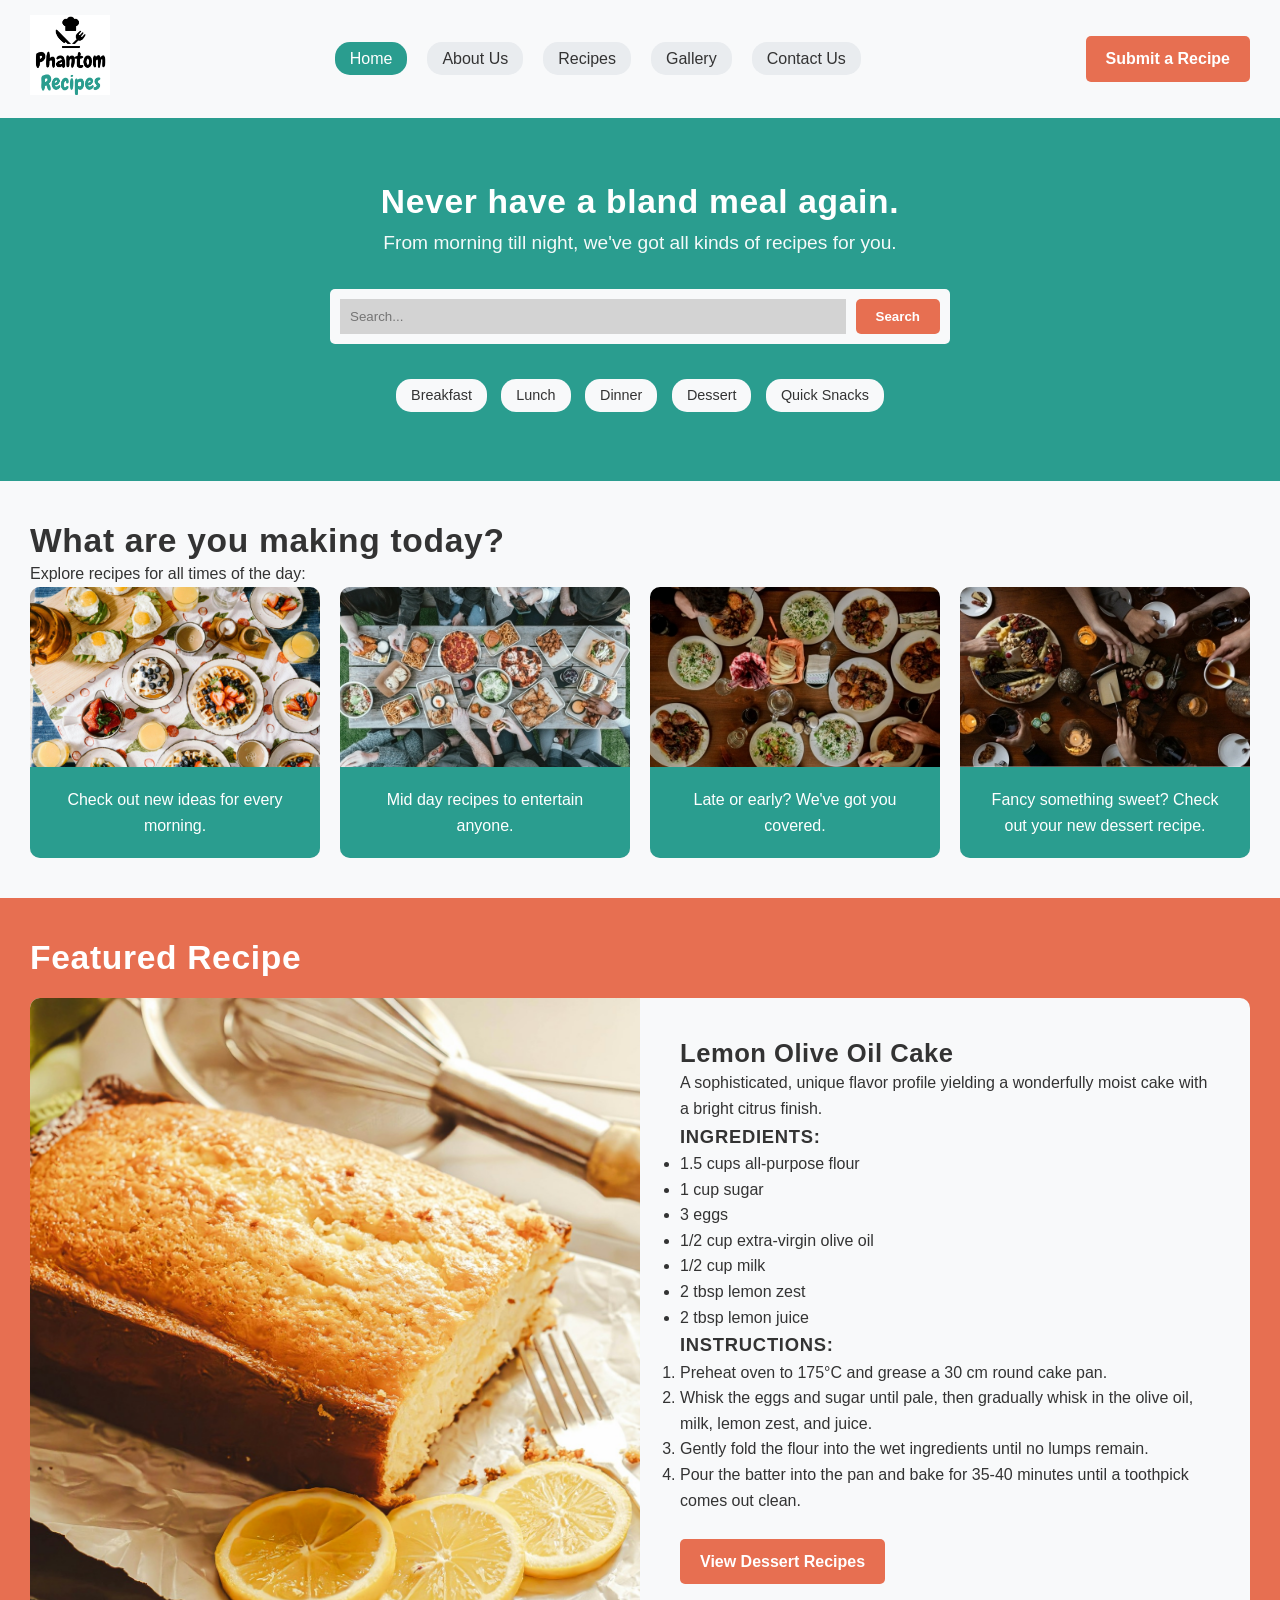
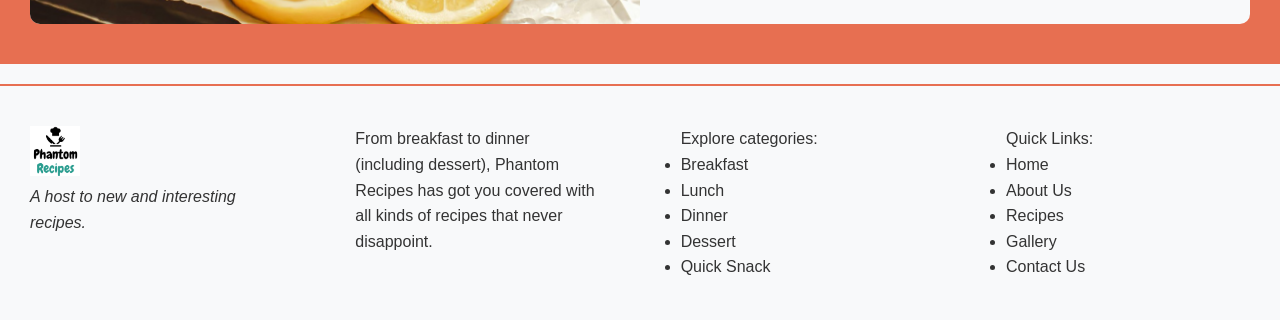
<file: index.html>
<!DOCTYPE html>
<html lang="en">
<head>
    <meta charset="UTF-8">
    <meta name="viewport" content="width=device-width, initial-scale=1.0">
    <meta name="description" content="Phantom Recipes is a free recipe collection for breakfast, lunch, dinner, dessert and quick snacks. Discover easy, step-by-step meals for every time of day.">
    <meta name="keywords" content="recipes, recipe collection, easy recipes, breakfast recipes, lunch recipes, dinner recipes, dessert recipes, quick snacks, home cooking">
    <meta name="author" content="Abhay Robert">
    <meta name="robots" content="index, follow">
    <link rel="canonical" href="https://abhayrobert.github.io/wede5020-2026-part-3-abhayrobert">
    <meta property="og:title" content="Phantom Recipes | Home">
    <meta property="og:description" content="Phantom Recipes is a free recipe collection for breakfast, lunch, dinner, dessert and quick snacks. Discover easy, step-by-step meals for every time of day.">
    <meta property="og:type" content="website">
    <meta property="og:url" content="https://abhayrobert.github.io/wede5020-2026-part-3-abhayrobert">
    <meta property="og:image" content="https://abhayrobert.github.io/wede5020-2026-part-3-abhayrobert/assets/images/breakfast-1200.jpg">
    <meta property="og:site_name" content="Phantom Recipes">
    <title>Phantom Recipes | Home</title>
    <!-- Link to the external stylesheet -->
    <link rel="stylesheet" href="styles.css">
</head>
<body>
    <a class="skip-link" href="#main">Skip to content</a>

    <!-- Main Navigation Bar -->
    <header>
        <div>
            <img src="assets/images/logo1.png" width="80" height="80" alt="Phantom Recipes Logo">
        </div>
        
        <button class="nav-toggle" aria-label="Toggle navigation" aria-expanded="false" aria-controls="nav-links">&#9776;</button>
        <ul class="nav-links" id="nav-links">
            <li><a href="index.html" class="active">Home</a></li>
            <li><a href="about.html">About Us</a></li>
            <li><a href="recipes.html">Recipes</a></li>
            <li><a href="gallery.html">Gallery</a></li>
            <li><a href="contact.html">Contact Us</a></li>
        </ul>

        <div>
            <a href="enquiry.html" class="btn-orange">Submit a Recipe</a>
        </div>
    </header>

    <!-- Hero Area & Search Section -->
    <div class="hero" id="main">
        <h2>Never have a bland meal again.</h2>
        <p>From morning till night, we've got all kinds of recipes for you.</p>

        <div class="search-box">
            <input type="text" placeholder="Search...">
            <button class="btn-orange">Search</button>
        </div>

        <div class="hero-tags">
            <span><a href="breakfast.html">Breakfast</a></span>
            <span><a href="lunch.html">Lunch</a></span>
            <span><a href="dinner.html">Dinner</a></span>
            <span><a href="dessert.html">Dessert</a></span>
            <span><a href="quick.html">Quick Snacks</a></span>
        </div>
    </div>

    <!-- Category Highlights Section -->
    <div class="categories">
        <h2>What are you making today?</h2>
        <p>Explore recipes for all times of the day:</p>

        <div class="card-container">
            <div class="card">
                <div class="card-image"><img src="assets/images/breakfast.jpg" 
                    srcset="
                    assets/images/breakfast-400.jpg 400w,
                    assets/images/breakfast-800.jpg 800w, 
                    assets/images/breakfast-1200.jpg 1200w" 
                    
                    sizes="(max-width: 600px) 100vw, 25vw"
                    alt="breakfast image" >
                    <br>Breakfast</div>
                <div class="card-footer">
                    <p>Check out new ideas for every morning.</p>
                </div>
            </div>
            
            <div class="card">
                <div class="card-image"><img src="assets/images/lunch.jpg" 
                    srcset="
                    assets/images/lunch-400.jpg 400w,
                    assets/images/lunch-800.jpg 800w, 
                    assets/images/lunch-1200.jpg 1200w" 
                    
                    sizes="(max-width: 600px) 100vw, 25vw"                                                    
                    alt="lunch image" >
                    <br>Lunch</div>
                <div class="card-footer">
                    <p>Mid day recipes to entertain anyone.</p>
                </div>
            </div>

            <div class="card">
                <div class="card-image"><img src="assets/images/dinner.jpg" 
                    srcset="
                    assets/images/dinner-400.jpg 400w,
                    assets/images/dinner-800.jpg 800w, 
                    assets/images/dinner-1200.jpg 1200w" 
                    
                    sizes="(max-width: 600px) 100vw, 25vw"                                                                                        
                    alt="dinner image">
                    <br>Dinner</div>
                <div class="card-footer">
                    <p>Late or early? We've got you covered.</p>
                </div>
            </div>

            <div class="card">
                 <div class="card-image"><img src="assets/images/dessert.jpg" 
                    srcset="
                    assets/images/dessert-400.jpg 400w,
                    assets/images/dessert-800.jpg 800w, 
                    assets/images/dessert-1200.jpg 1200w" 
                    
                    sizes="(max-width: 600px) 100vw, 25vw"                                                                        
                    alt="breakfast image">
                    <br>Dessert</div>
                <div class="card-footer">
                    <p>Fancy something sweet? Check out your new dessert recipe.</p>
                </div>
            </div>
        </div>
    </div>

    <!-- Featured Recipe of the Day -->
    <div class="featured-recipe">
        <h2>Featured Recipe</h2>
        
        <div class="recipe-box">
            <div class="recipe-image">
                <img src="assets/images/dessert/recipe4.jpg" alt="Lemon Olive Oil Cake">
            </div>
            
            <div class="recipe-details">
                <h3>Lemon Olive Oil Cake</h3>
                <p>A sophisticated, unique flavor profile yielding a wonderfully moist cake with a bright citrus finish.</p>
                <h4>Ingredients:</h4>
                <ul>
                    <li>1.5 cups all-purpose flour</li>
                    <li>1 cup sugar</li>
                    <li>3 eggs</li>
                    <li>1/2 cup extra-virgin olive oil</li>
                    <li>1/2 cup milk</li>
                    <li>2 tbsp lemon zest</li>
                    <li>2 tbsp lemon juice</li>
                </ul>
                <h4>Instructions:</h4>
                <ol>
                    <li>Preheat oven to 175°C and grease a 30 cm round cake pan.</li>
                    <li>Whisk the eggs and sugar until pale, then gradually whisk in the olive oil, milk, lemon zest, and juice.</li>
                    <li>Gently fold the flour into the wet ingredients until no lumps remain.</li>
                    <li>Pour the batter into the pan and bake for 35-40 minutes until a toothpick comes out clean.</li>
                </ol>
                <br>
                <a href="dessert.html" class="btn-orange">View Dessert Recipes</a>
            </div>
        </div>
    </div>

    <!-- Footer -->
    <footer>
        <div class="footer-col">
            <img src="assets/images/logo1.png" width="50" height="50" alt="Phantom Recipes Logo">
            <p><em> A host to new and interesting recipes. </em></p>
        </div>
        <div class="footer-col">
            <p>From breakfast to dinner (including dessert), Phantom Recipes has got you covered with all kinds of recipes that never disappoint.</p>
        </div>
        <div class="footer-col">
            <p>Explore categories:</p>
            <ul>
                <li><a href="breakfast.html">Breakfast</a></li>
                <li><a href="lunch.html">Lunch</a></li>
                <li><a href="dinner.html">Dinner</a></li>
                <li><a href="dessert.html">Dessert</a></li>
                <li><a href="quick.html">Quick Snack</a></li>
            </ul>
        </div>
        <div class="footer-col">
            <p>Quick Links:</p>
            <ul>
                <li><a href="index.html">Home</a></li>
                <li><a href="about.html">About Us</a></li>
                <li><a href="recipes.html">Recipes</a></li>
                <li><a href="gallery.html">Gallery</a></li>
                <li><a href="contact.html">Contact Us</a></li>
            </ul>
        </div>
    </footer>

    <script src="js/script.js"></script>
    <script src="js/app.js"></script>
</body>
</html>
</file>
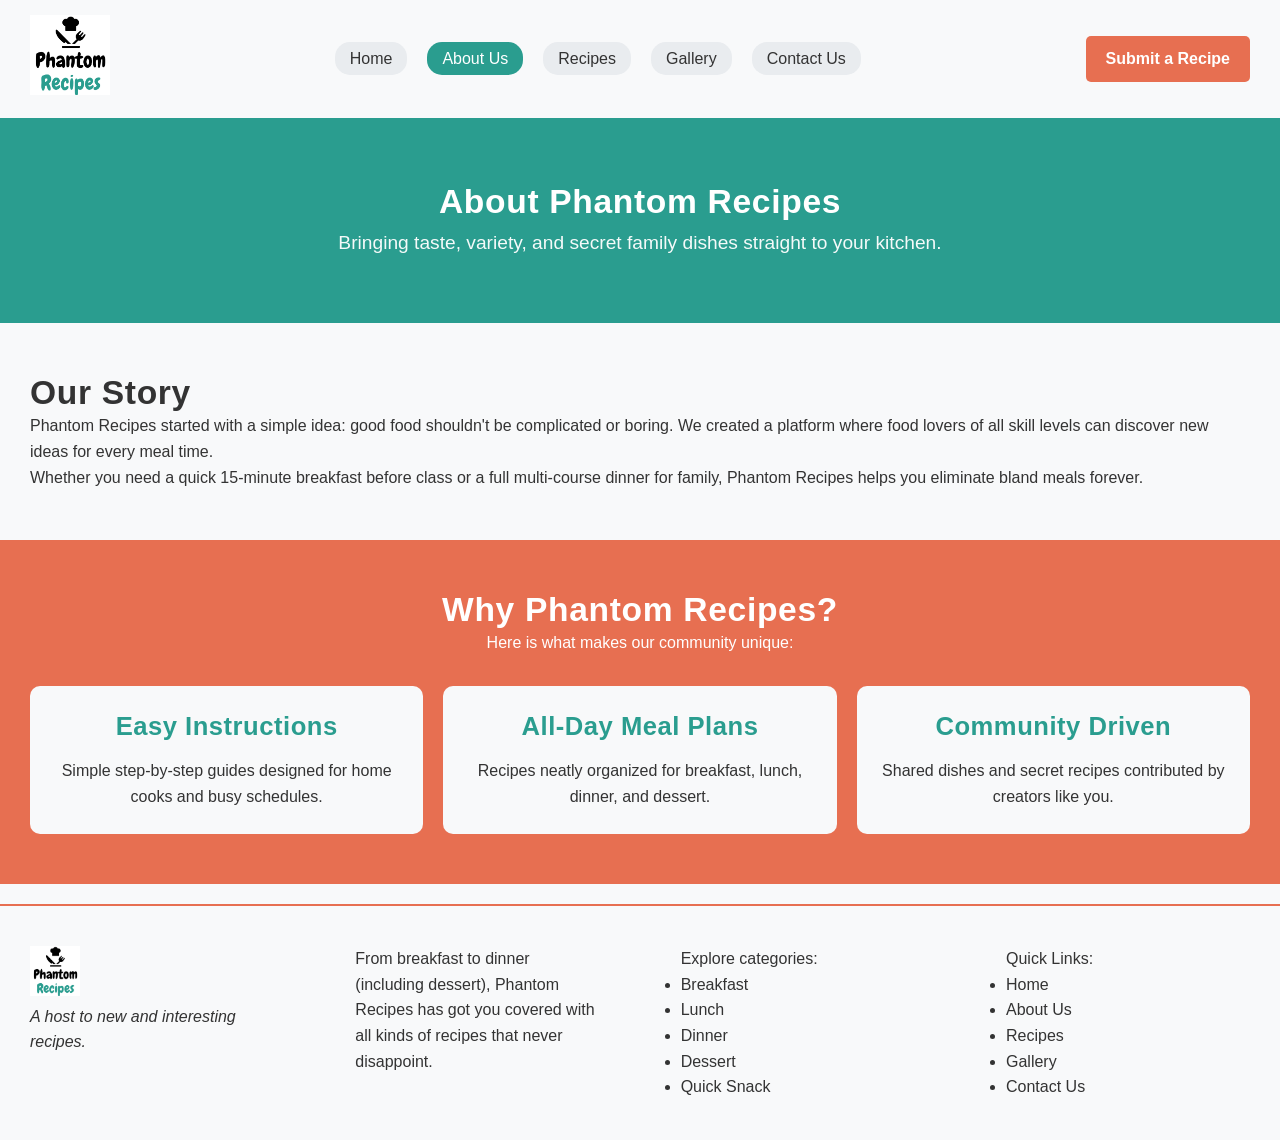
<file: about.html>
<!DOCTYPE html>
<html lang="en">
<head>
    <meta charset="UTF-8">
    <meta name="viewport" content="width=device-width, initial-scale=1.0">
    <meta name="description" content="Learn the story behind Phantom Recipes - a community-driven platform helping home cooks of every skill level discover new ideas for every meal.">
    <meta name="keywords" content="about phantom recipes, cooking community, home cooking platform, recipe sharing, our story">
    <meta name="author" content="Abhay Robert">
    <meta name="robots" content="index, follow">
    <link rel="canonical" href="https://abhayrobert.github.io/wede5020-2026-part-3-abhayrobert/about.html">
    <meta property="og:title" content="Phantom Recipes | About us">
    <meta property="og:description" content="Learn the story behind Phantom Recipes - a community-driven platform helping home cooks of every skill level discover new ideas for every meal.">
    <meta property="og:type" content="website">
    <meta property="og:url" content="https://abhayrobert.github.io/wede5020-2026-part-3-abhayrobert/about.html">
    <meta property="og:image" content="https://abhayrobert.github.io/wede5020-2026-part-3-abhayrobert/assets/images/kitchen.jpg">
    <meta property="og:site_name" content="Phantom Recipes">
    <title>Phantom Recipes | About Us</title>
    <!-- Link to the external stylesheet -->
    <link rel="stylesheet" href="styles.css">
</head>
<body>
    <a class="skip-link" href="#main">Skip to content</a>

    <!-- Main Navigation Bar -->
    <header>
        <div>
            <img src="assets/images/logo1.png" width="80" height="80" alt="Phantom Recipes Logo">
        </div>
        
        <button class="nav-toggle" aria-label="Toggle navigation" aria-expanded="false" aria-controls="nav-links">&#9776;</button>
        <ul class="nav-links" id="nav-links">
            <li><a href="index.html">Home</a></li>
            <li><a href="about.html" class="active">About Us</a></li>
            <li><a href="recipes.html">Recipes</a></li>
            <li><a href="gallery.html">Gallery</a></li>
            <li><a href="contact.html">Contact Us</a></li>
        </ul>

        <div>
            <a href="enquiry.html" class="btn-orange">Submit a Recipe</a>
        </div>
    </header>

    <div class="hero" id="main">
        <h2>About Phantom Recipes</h2>
        <p>Bringing taste, variety, and secret family dishes straight to your kitchen.</p>
    </div>

    <!-- Company Story Section -->
    <div class="about-story">
        <div class="story-text">
            <h2>Our Story</h2>
            <p>Phantom Recipes started with a simple idea: good food shouldn't be complicated or boring. We created a platform where food lovers of all skill levels can discover new ideas for every meal time.</p>
            <p>Whether you need a quick 15-minute breakfast before class or a full multi-course dinner for family, Phantom Recipes helps you eliminate bland meals forever.</p>
        </div>
        <div class="story-image">
            <img src="assets/images/kitchen.jpg" alt="Kitchen Cooking Placeholder">
        </div>
    </div>

    <!-- Core Values Section -->
    <div class="values-section">
        <h2>Why Phantom Recipes?</h2>
        <p>Here is what makes our community unique:</p>

        <div class="card-container">
            <div class="value-card">
                <h3>Easy Instructions</h3>
                <p>Simple step-by-step guides designed for home cooks and busy schedules.</p>
            </div>
            <div class="value-card">
                <h3>All-Day Meal Plans</h3>
                <p>Recipes neatly organized for breakfast, lunch, dinner, and dessert.</p>
            </div>
            <div class="value-card">
                <h3>Community Driven</h3>
                <p>Shared dishes and secret recipes contributed by creators like you.</p>
            </div>
        </div>
    </div>

    <!-- Footer -->
    <footer>
        <div class="footer-col">
            <img src="assets/images/logo1.png" width="50" height="50" alt="Phantom Recipes Logo">
            <p><em> A host to new and interesting recipes. </em></p>
        </div>
        <div class="footer-col">
            <p>From breakfast to dinner (including dessert), Phantom Recipes has got you covered with all kinds of recipes that never disappoint.</p>
        </div>
        <div class="footer-col">
            <p>Explore categories:</p>
            <ul>
                <li><a href="breakfast.html">Breakfast</a></li>
                <li><a href="lunch.html">Lunch</a></li>
                <li><a href="dinner.html">Dinner</a></li>
                <li><a href="dessert.html">Dessert</a></li>
                <li><a href="quick.html">Quick Snack</a></li>
            </ul>
        </div>
        <div class="footer-col">
            <p>Quick Links:</p>
            <ul>
                <li><a href="index.html">Home</a></li>
                <li><a href="about.html">About Us</a></li>
                <li><a href="recipes.html">Recipes</a></li>
                <li><a href="gallery.html">Gallery</a></li>
                <li><a href="contact.html">Contact Us</a></li>
            </ul>
        </div>
    </footer>

    <script src="js/script.js"></script>
    <script src="js/app.js"></script>
</body>
</html>
</file>
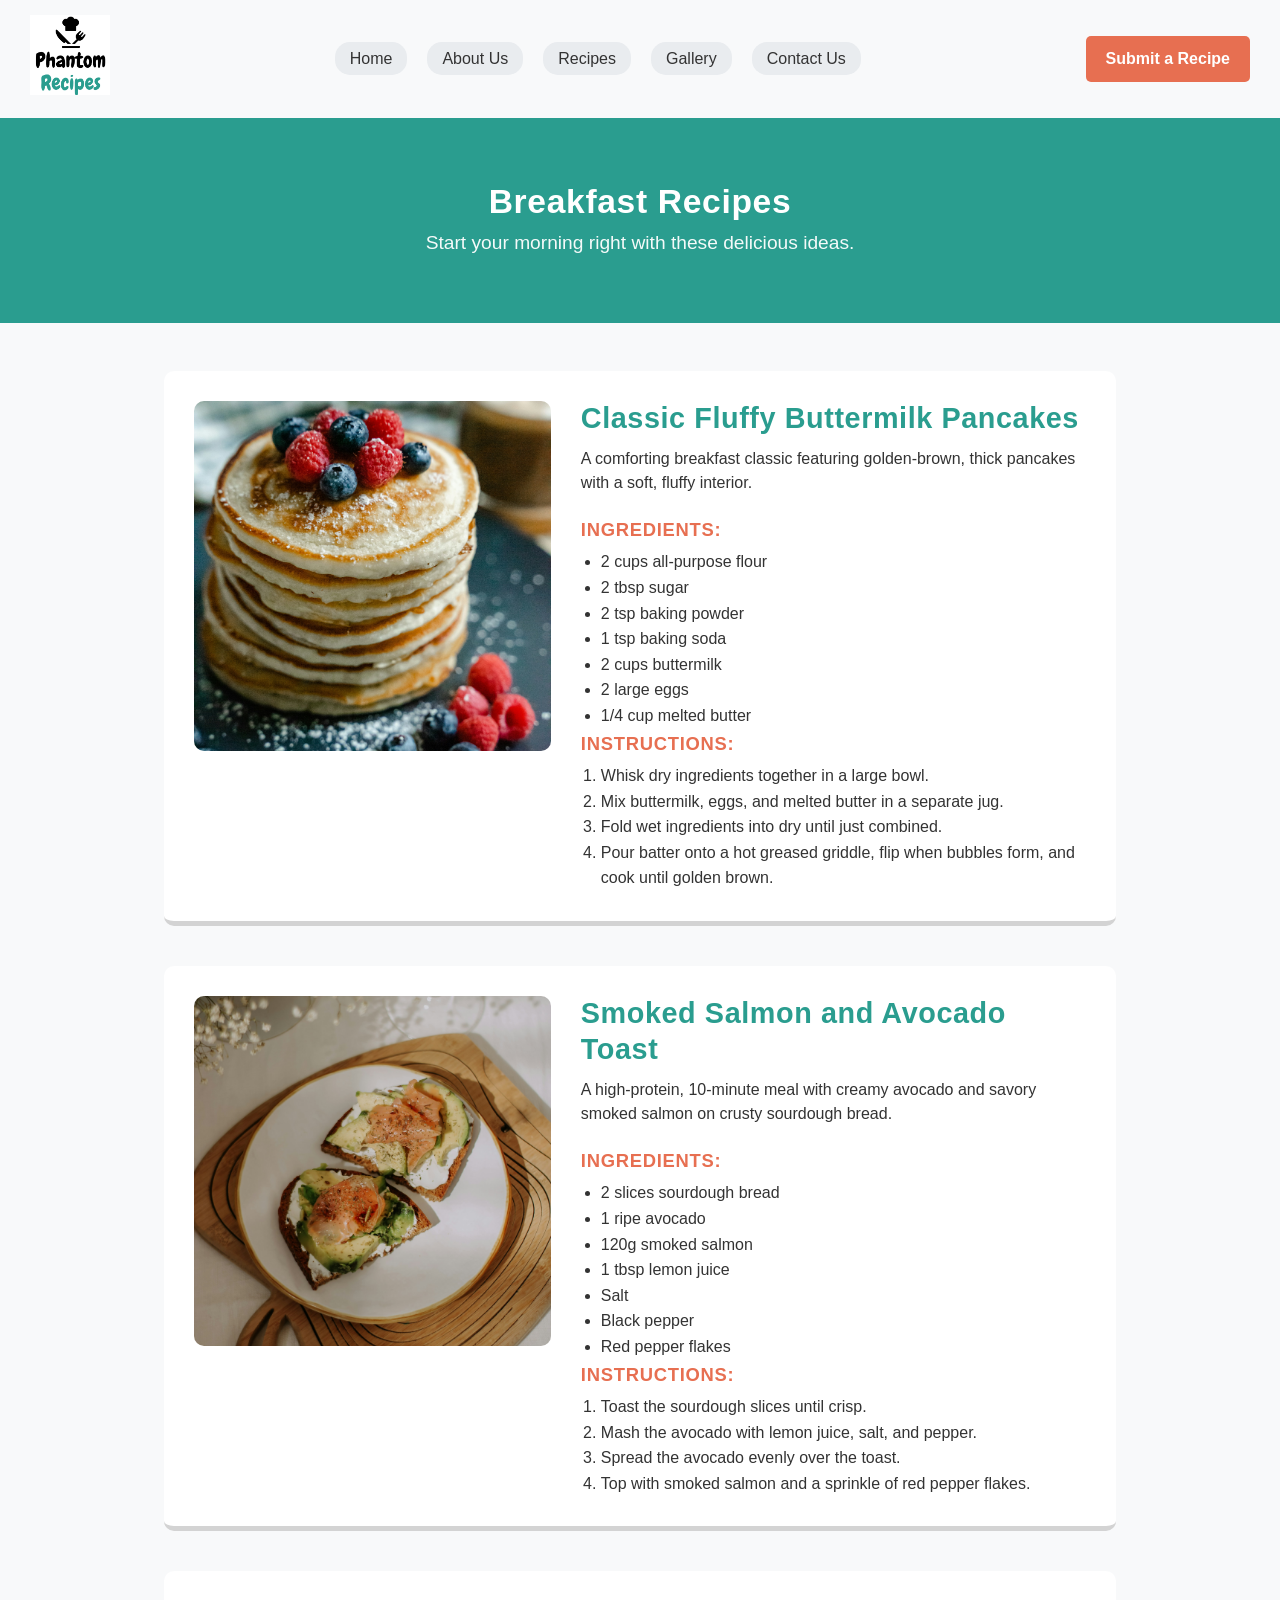
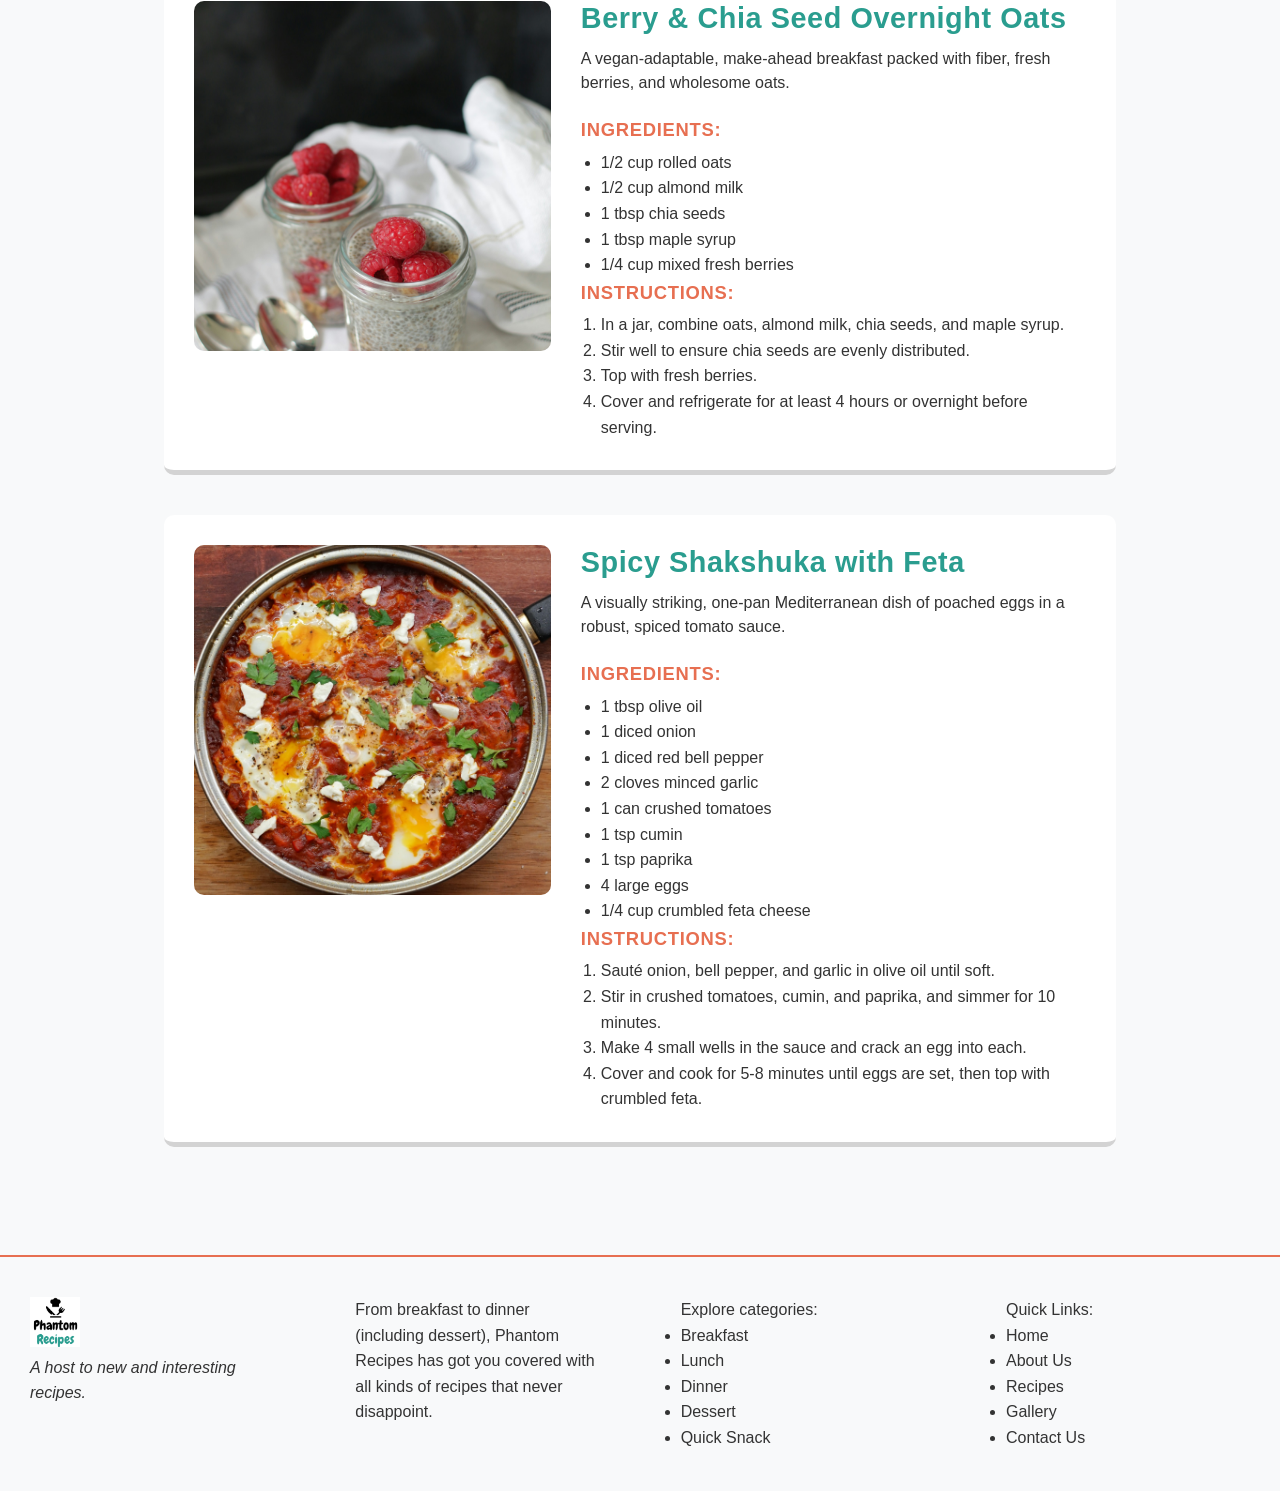
<file: breakfast.html>
<!DOCTYPE html>
<html lang="en">
<head>
    <meta charset="UTF-8">
    <meta name="viewport" content="width=device-width, initial-scale=1.0">
    <meta name="description" content="Delicious breakfast recipes from Phantom Recipes - fluffy pancakes, avocado toast, overnight oats and spicy shakshuka to start your morning right.">
    <meta name="keywords" content="breakfast recipes, pancakes, avocado toast, overnight oats, shakshuka, morning meals">
    <meta name="author" content="Abhay Robert">
    <meta name="robots" content="index, follow">
    <link rel="canonical" href="https://abhayrobert.github.io/wede5020-2026-part-3-abhayrobert/breakfast.html">
    <!-- Open Graph / social sharing -->
    <meta property="og:title" content="Phantom Recipes | Breakfast">
    <meta property="og:description" content="Delicious breakfast recipes from Phantom Recipes - fluffy pancakes, avocado toast, overnight oats and spicy shakshuka to start your morning right.">
    <meta property="og:type" content="article">
    <meta property="og:url" content="https://abhayrobert.github.io/wede5020-2026-part-3-abhayrobert/breakfast.html">
    <meta property="og:image" content="https://abhayrobert.github.io/wede5020-2026-part-3-abhayrobert/assets/images/breakfast-1200.jpg">
    <meta property="og:site_name" content="Phantom Recipes">
    <title>Phantom Recipes | Breakfast</title>
    <!-- Link to the external stylesheet -->
    <link rel="stylesheet" href="styles.css">
</head>
<body>
    <a class="skip-link" href="#main">Skip to content</a>

    <!-- Main Navigation Bar -->
    <header>
        <div>
            <img src="assets/images/logo1.png" width="80" height="80" alt="Phantom Recipes Logo">
        </div>
        
        <button class="nav-toggle" aria-label="Toggle navigation" aria-expanded="false" aria-controls="nav-links">&#9776;</button>
        <ul class="nav-links" id="nav-links">
            <li><a href="index.html">Home</a></li>
            <li><a href="about.html">About Us</a></li>
            <li><a href="recipes.html">Recipes</a></li>
            <li><a href="gallery.html">Gallery</a></li>
            <li><a href="contact.html">Contact Us</a></li>
        </ul>

        <div>
            <a href="enquiry.html" class="btn-orange">Submit a Recipe</a>
        </div>
    </header>

    <div class="hero" id="main">
        <h2>Breakfast Recipes</h2>
        <p>Start your morning right with these delicious ideas.</p>
    </div>

    <!-- Breakfast Recipes List -->
    <div class="recipe-list">

        <!-- RECIPE 1 -->
        <div class="recipe-card">
            <div class="recipe-photo">
                <img src="assets/images/breakfast/recipe1.jpg" alt="Classic Fluffy Buttermilk Pancakes">
            </div>
            <div class="recipe-text">
                <h3>Classic Fluffy Buttermilk Pancakes</h3>
                <p>A comforting breakfast classic featuring golden-brown, thick pancakes with a soft, fluffy interior.</p>
                
                <h4>Ingredients:</h4>
                <ul>
                    <li>2 cups all-purpose flour</li>
                    <li>2 tbsp sugar</li>
                    <li>2 tsp baking powder</li>
                    <li>1 tsp baking soda</li>
                    <li>2 cups buttermilk</li>
                    <li>2 large eggs</li>
                    <li>1/4 cup melted butter</li>
                </ul>

                <h4>Instructions:</h4>
                <ol>
                    <li>Whisk dry ingredients together in a large bowl. </li>
                    <li>Mix buttermilk, eggs, and melted butter in a separate jug.</li>
                    <li>Fold wet ingredients into dry until just combined.</li>
                    <li>Pour batter onto a hot greased griddle, flip when bubbles form, and cook until golden brown.</li>
                </ol>
            </div>
        </div>

         <!-- RECIPE 2 -->
        <div class="recipe-card">
            <div class="recipe-photo">
                <img src="assets/images/breakfast/recipe2.jpg" alt="Smoked Salmon and Avocado Toast">
            </div>
            <div class="recipe-text">
                <h3>Smoked Salmon and Avocado Toast</h3>
                <p>A high-protein, 10-minute meal with creamy avocado and savory smoked salmon on crusty sourdough bread.</p>
                
                <h4>Ingredients:</h4>
                <ul>
                    <li>2 slices sourdough bread</li>
                    <li>1 ripe avocado</li>
                    <li>120g smoked salmon</li>
                    <li>1 tbsp lemon juice</li>
                    <li>Salt</li>
                    <li>Black pepper</li>
                    <li>Red pepper flakes</li>
                </ul>

                <h4>Instructions:</h4>
                <ol>
                    <li>Toast the sourdough slices until crisp.</li>
                    <li>Mash the avocado with lemon juice, salt, and pepper.</li>
                    <li>Spread the avocado evenly over the toast.</li>
                    <li>Top with smoked salmon and a sprinkle of red pepper flakes.</li>
                </ol>
            </div>
        </div>

        <!-- RECIPE 3 -->
        <div class="recipe-card">
            <div class="recipe-photo">
                <img src="assets/images/breakfast/recipe3.jpg" alt="Berry & Chia Seed Overnight Oats">
            </div>
            <div class="recipe-text">
                <h3>Berry & Chia Seed Overnight Oats</h3>
                <p>A vegan-adaptable, make-ahead breakfast packed with fiber, fresh berries, and wholesome oats.</p>
                
                <h4>Ingredients:</h4>
                <ul>
                    <li>1/2 cup rolled oats</li>
                    <li>1/2 cup almond milk</li>
                    <li>1 tbsp chia seeds</li>
                    <li>1 tbsp maple syrup</li>
                    <li>1/4 cup mixed fresh berries</li>
                </ul>

                <h4>Instructions:</h4>
                <ol>
                    <li>In a jar, combine oats, almond milk, chia seeds, and maple syrup.</li>
                    <li>Stir well to ensure chia seeds are evenly distributed.</li>
                    <li>Top with fresh berries.</li>
                    <li>Cover and refrigerate for at least 4 hours or overnight before serving.</li>
                </ol>
            </div>
        </div>

        <!-- RECIPE 4 -->
        <div class="recipe-card">
            <div class="recipe-photo">
                <img src="assets/images/breakfast/recipe4.jpg" alt="Spicy Shakshuka with Feta">
            </div>
            <div class="recipe-text">
                <h3>Spicy Shakshuka with Feta</h3>
                <p>A visually striking, one-pan Mediterranean dish of poached eggs in a robust, spiced tomato sauce.</p>
                
                <h4>Ingredients:</h4>
                <ul>
                    <li>1 tbsp olive oil</li>
                    <li>1 diced onion</li>
                    <li>1 diced red bell pepper</li>
                    <li>2 cloves minced garlic</li>
                    <li>1 can crushed tomatoes</li>
                    <li>1 tsp cumin</li>
                    <li>1 tsp paprika</li>
                    <li>4 large eggs</li>
                    <li>1/4 cup crumbled feta cheese</li>
                </ul>

                <h4>Instructions:</h4>
                <ol>
                    <li>Sauté onion, bell pepper, and garlic in olive oil until soft.</li>
                    <li>Stir in crushed tomatoes, cumin, and paprika, and simmer for 10 minutes.</li>
                    <li>Make 4 small wells in the sauce and crack an egg into each.</li>
                    <li>Cover and cook for 5-8 minutes until eggs are set, then top with crumbled feta.</li>
                </ol>
            </div>
        </div>

    </div>

    <!-- Footer -->
    <footer>
        <div class="footer-col">
            <img src="assets/images/logo1.png" width="50" height="50" alt="Phantom Recipes Logo">
            <p><em> A host to new and interesting recipes. </em></p>
        </div>
        <div class="footer-col">
            <p>From breakfast to dinner (including dessert), Phantom Recipes has got you covered with all kinds of recipes that never disappoint.</p>
        </div>
        <div class="footer-col">
            <p>Explore categories:</p>
            <ul>
                <li><a href="breakfast.html">Breakfast</a></li>
                <li><a href="lunch.html">Lunch</a></li>
                <li><a href="dinner.html">Dinner</a></li>
                <li><a href="dessert.html">Dessert</a></li>
                <li><a href="quick.html">Quick Snack</a></li>
            </ul>
        </div>
        <div class="footer-col">
            <p>Quick Links:</p>
            <ul>
                <li><a href="index.html">Home</a></li>
                <li><a href="about.html">About Us</a></li>
                <li><a href="recipes.html">Recipes</a></li>
                <li><a href="gallery.html">Gallery</a></li>
                <li><a href="contact.html">Contact Us</a></li>
            </ul>
        </div>
    </footer>

    <script src="js/script.js"></script>
    <script src="js/app.js"></script>
</body>
</html>
</file>
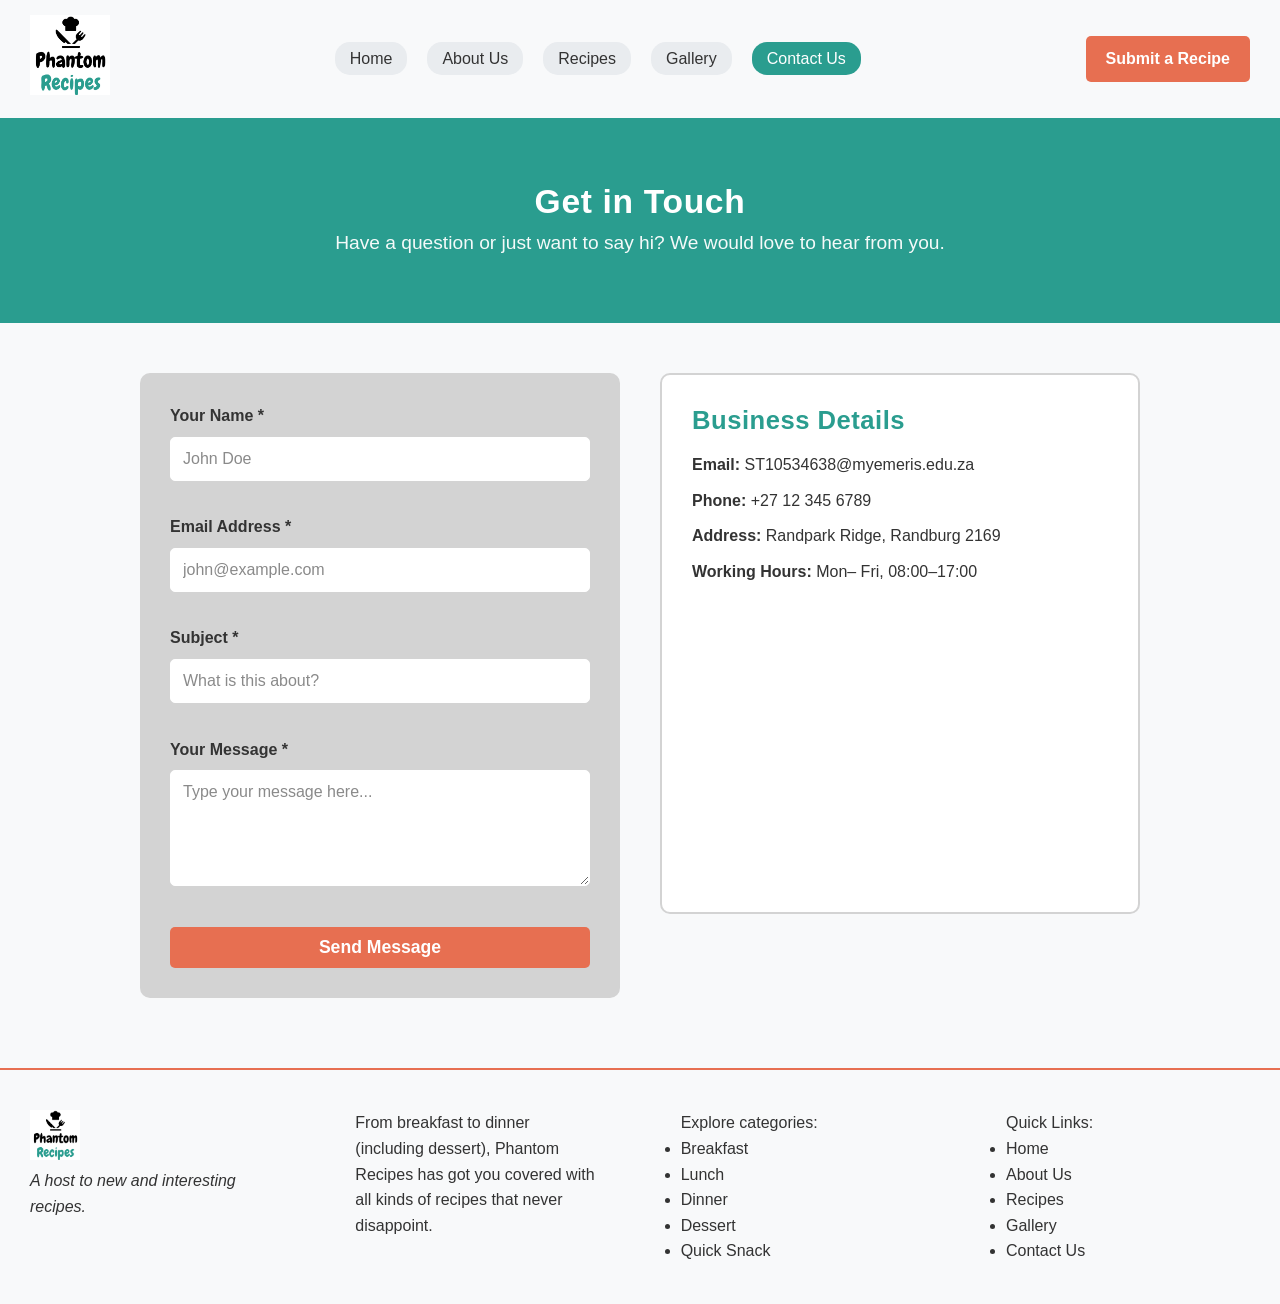
<file: contact.html>
<!DOCTYPE html>
<html lang="en">
<head>
    <meta charset="UTF-8">
    <meta name="viewport" content="width=device-width, initial-scale=1.0">
    <meta name="description" content="Get in touch with the Phantom Recipes team. Send us a message, find our contact details, social links and location on the map.">
    <meta name="keywords" content="contact phantom recipes, recipe website contact, get in touch, support, location">
    <meta name="author" content="Abhay Robert">
    <meta name="robots" content="index, follow">
    <link rel="canonical" href="https://abhayrobert.github.io/wede5020-2026-part-3-abhayrobert/contact.html">
    <!-- social sharing -->
    <meta property="og:title" content="Phantom Recipes | Contact Us">
    <meta property="og:description" content="Get in touch with the Phantom Recipes team. Send us a message, find our contact details, social links and location on the map.">
    <meta property="og:type" content="website">
    <meta property="og:url" content="https://abhayrobert.github.io/wede5020-2026-part-3-abhayrobert/contact.html">
    <meta property="og:image" content="https://abhayrobert.github.io/wede5020-2026-part-3-abhayrobert/assets/images/kitchen.jpg">
    <meta property="og:site_name" content="Phantom Recipes">
    <title>Phantom Recipes | Contact Us</title>
    <!-- Link to the external stylesheet -->
    <link rel="stylesheet" href="styles.css">
</head>
<body>
    <a class="skip-link" href="#main">Skip to content</a>

    <!-- Main Navigation Bar -->
    <header>
        <div>
            <img src="assets/images/logo1.png" width="80" height="80" alt="Phantom Recipes Logo">
        </div>
        
        <button class="nav-toggle" aria-label="Toggle navigation" aria-expanded="false" aria-controls="nav-links">&#9776;</button>
        <ul class="nav-links" id="nav-links">
            <li><a href="index.html">Home</a></li>
            <li><a href="about.html">About Us</a></li>
            <li><a href="recipes.html">Recipes</a></li>
            <li><a href="gallery.html">Gallery</a></li>
            <li><a href="contact.html" class="active">Contact Us</a></li>
        </ul>

        <div>
            <a href="enquiry.html" class="btn-orange">Submit a Recipe</a>
        </div>
    </header>

    <div class="hero" id="main">
        <h2>Get in Touch</h2>
        <p>Have a question or just want to say hi? We would love to hear from you.</p>
    </div>

    <!-- Contact Form & Business Details Container -->
    <div class="contact-section">
        <div class="contact-container">
            
            <!-- Left Column: The Form -->
            <div class="contact-col">
                <div class="contact-form">
                    <div id="contact-feedback" class="form-feedback" role="alert"></div>
                    <form id="contact-form" action="#" method="POST" novalidate>
                        <label for="name">Your Name <span aria-hidden="true">*</span></label>
                        <input type="text" id="name" name="name" placeholder="John Doe" required>
                        <span class="field-error" id="name-error"></span>

                        <label for="email">Email Address <span aria-hidden="true">*</span></label>
                        <input type="email" id="email" name="email" placeholder="john@example.com" required>
                        <span class="field-error" id="email-error"></span>

                        <label for="subject">Subject <span aria-hidden="true">*</span></label>
                        <input type="text" id="subject" name="subject" placeholder="What is this about?" required>
                        <span class="field-error" id="subject-error"></span>

                        <label for="message">Your Message <span aria-hidden="true">*</span></label>
                        <textarea id="message" name="message" rows="5" placeholder="Type your message here..." required></textarea>
                        <span class="field-error" id="message-error"></span>

                        <button type="submit" class="btn-orange">Send Message</button>
                    </form>
                </div>
            </div>

            <!-- Right Column: Business Info & Map -->
            <div class="contact-col">
                <div class="contact-details">
                    <h3>Business Details</h3>
                    <p><strong>Email:</strong> ST10534638@myemeris.edu.za</p>
                    <p><strong>Phone:</strong> +27 12 345 6789</p>
                    <p><strong>Address:</strong> Randpark Ridge, Randburg 2169 </p>
                    <p><strong>Working Hours:</strong> Mon&ndash; Fri, 08:00&ndash;17:00 </p>
                    
                    <!-- Google Maps here -->
                    <div>
                        <iframe class="map-embed" src="https://www.google.com/maps/embed?pb=!1m14!1m12!1m3!1d2122.701508881229!2d27.959125709200663!3d-26.10108820059379!2m3!1f0!2f0!3f0!3m2!1i1024!2i768!4f13.1!5e1!3m2!1sen!2sza!4v1794236063926!5m2!1sen!2sza" 
                            width="600" 
                            height="450" 
                            style="border:0;" 
                            allowfullscreen="" 
                            loading="lazy" 
                            referrerpolicy="strict-origin-when-cross-origin">
                        </iframe>                        
                    </div>

                </div>
            </div>

        </div>
    </div>

    <!-- Footer -->
    <footer>
        <div class="footer-col">
            <img src="assets/images/logo1.png" width="50" height="50" alt="Phantom Recipes Logo">
            <p><em> A host to new and interesting recipes. </em></p>
        </div>
        <div class="footer-col">
            <p>From breakfast to dinner (including dessert), Phantom Recipes has got you covered with all kinds of recipes that never disappoint.</p>
        </div>
        <div class="footer-col">
            <p>Explore categories:</p>
            <ul>
                <li><a href="breakfast.html">Breakfast</a></li>
                <li><a href="lunch.html">Lunch</a></li>
                <li><a href="dinner.html">Dinner</a></li>
                <li><a href="dessert.html">Dessert</a></li>
                <li><a href="quick.html">Quick Snack</a></li>
            </ul>
        </div>
        <div class="footer-col">
            <p>Quick Links:</p>
            <ul>
                <li><a href="index.html">Home</a></li>
                <li><a href="about.html">About Us</a></li>
                <li><a href="recipes.html">Recipes</a></li>
                <li><a href="gallery.html">Gallery</a></li>
                <li><a href="contact.html">Contact Us</a></li>
            </ul>
        </div>
    </footer>

    <script src="js/script.js"></script>
    <script src="js/app.js"></script>
</body>
</html>
</file>
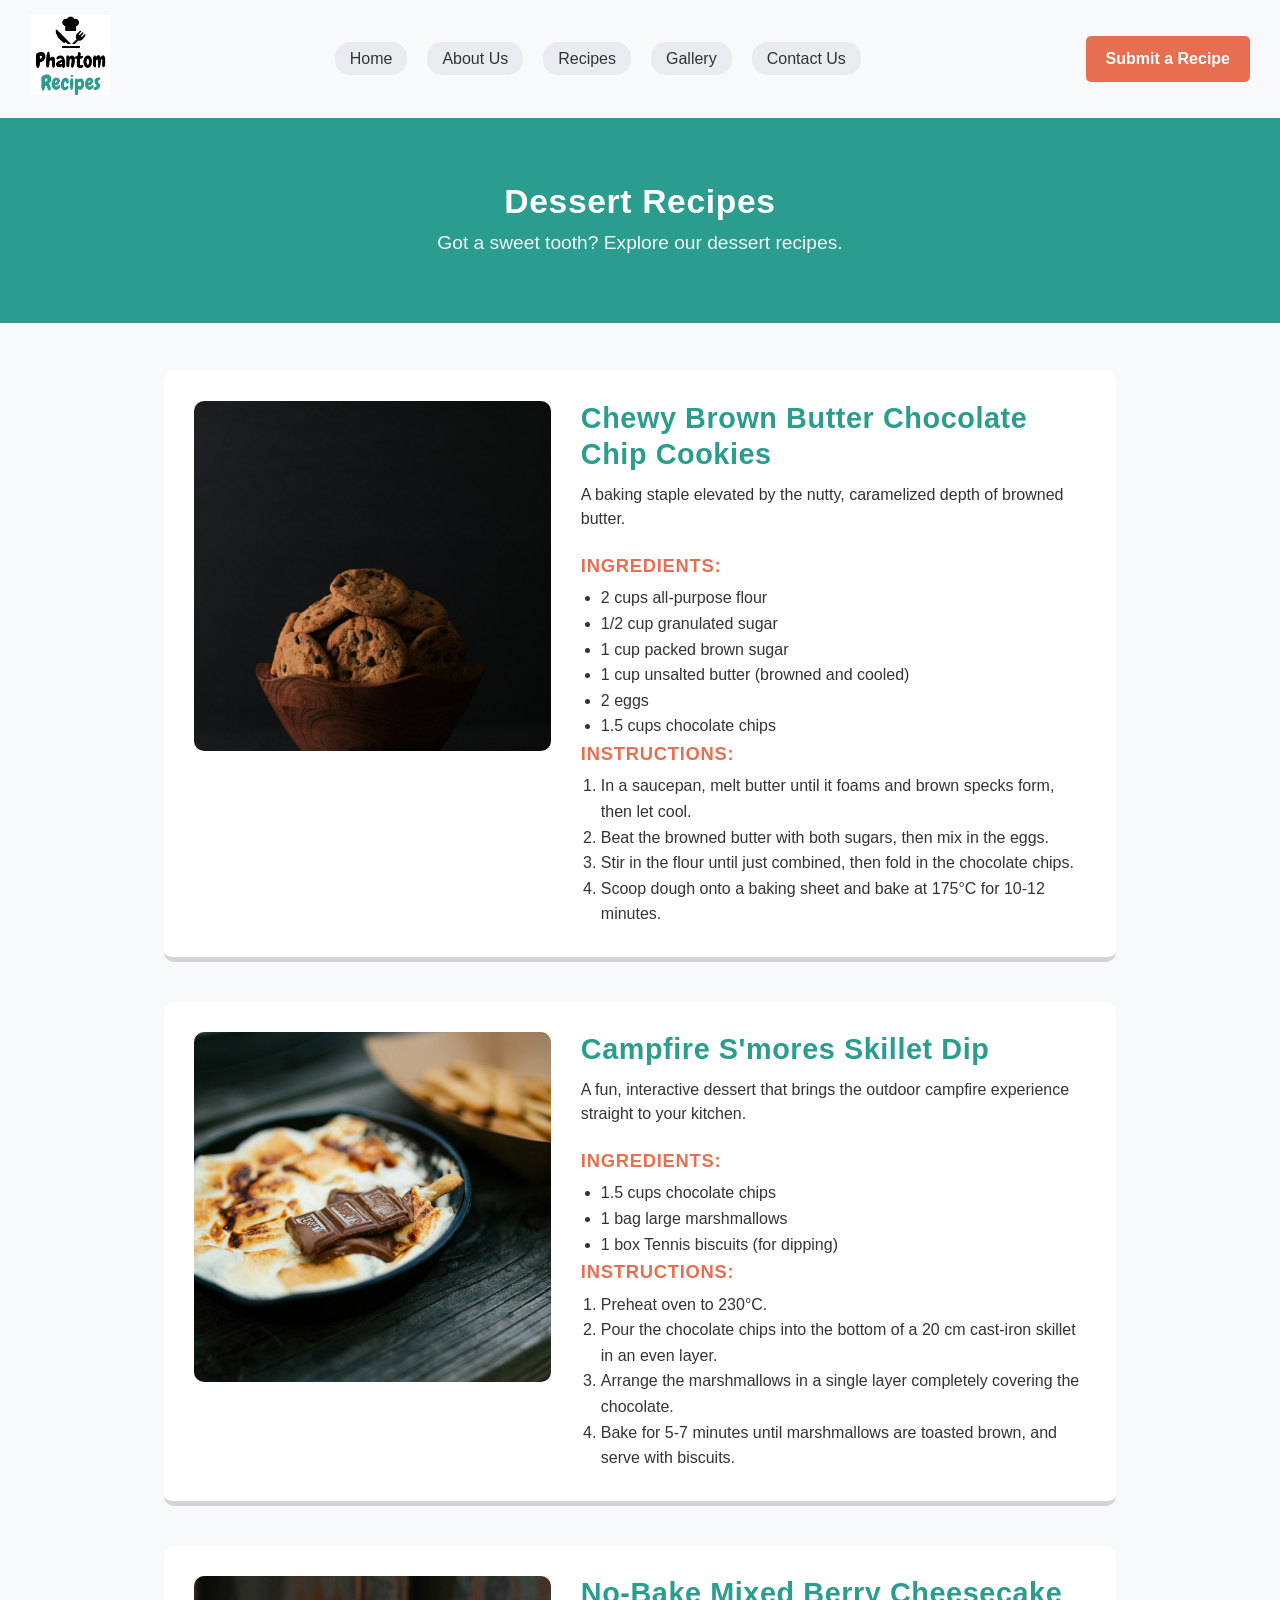
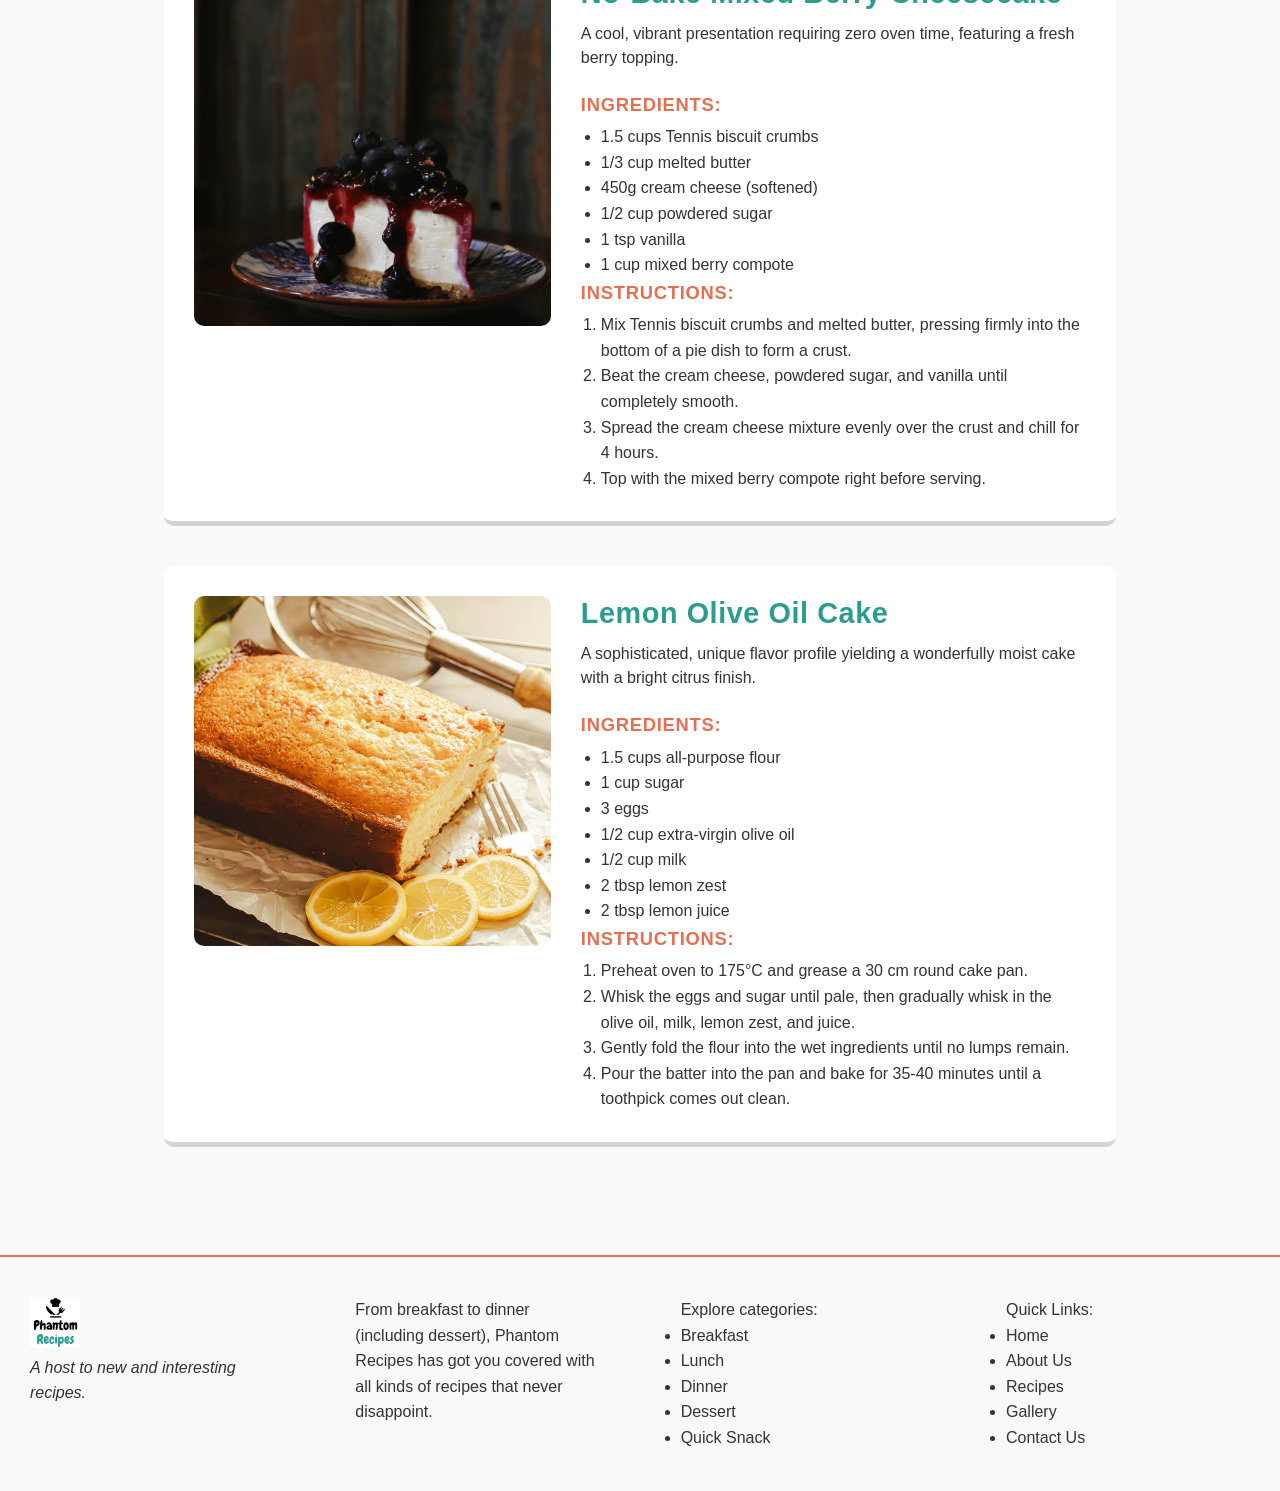
<file: dessert.html>
<!DOCTYPE html>
<html lang="en">
<head>
    <meta charset="UTF-8">
    <meta name="viewport" content="width=device-width, initial-scale=1.0">
    <meta name="description" content="Sweet dessert recipes from Phantom Recipes - brown butter cookies, lemon olive oil cake and more treats to end your day.">
    <meta name="keywords" content="dessert recipes, cookies, lemon cake, sweet treats, baking, puddings">
    <meta name="author" content="Abhay Robert">
    <meta name="robots" content="index, follow">
    <link rel="canonical" href="https://abhayrobert.github.io/wede5020-2026-part-3-abhayrobert/dessert.html">
    <!-- social sharing -->
    <meta property="og:title" content="Phantom Recipes | Dessert">
    <meta property="og:description" content="Sweet dessert recipes from Phantom Recipes - brown butter cookies, lemon olive oil cake and more treats to end your day.">
    <meta property="og:type" content="article">
    <meta property="og:url" content="https://abhayrobert.github.io/wede5020-2026-part-3-abhayrobert/dessert.html">
    <meta property="og:image" content="https://abhayrobert.github.io/wede5020-2026-part-3-abhayrobert/assets/images/dessert-1200.jpg">
    <meta property="og:site_name" content="Phantom Recipes">
    <title>Phantom Recipes | Dessert</title>
    <!-- Link to the external stylesheet -->
    <link rel="stylesheet" href="styles.css">
</head>
<body>
    <a class="skip-link" href="#main">Skip to content</a>

    <!-- Main Navigation Bar -->
    <header>
        <div>
            <img src="assets/images/logo1.png" width="80" height="80" alt="Phantom Recipes Logo">
        </div>
        
        <button class="nav-toggle" aria-label="Toggle navigation" aria-expanded="false" aria-controls="nav-links">&#9776;</button>
        <ul class="nav-links" id="nav-links">
            <li><a href="index.html">Home</a></li>
            <li><a href="about.html">About Us</a></li>
            <li><a href="recipes.html">Recipes</a></li>
            <li><a href="gallery.html">Gallery</a></li>
            <li><a href="contact.html">Contact Us</a></li>
        </ul>

        <div>
            <a href="enquiry.html" class="btn-orange">Submit a Recipe</a>
        </div>
    </header>

    <div class="hero" id="main">
        <h2>Dessert Recipes</h2>
        <p>Got a sweet tooth? Explore our dessert recipes.</p>
    </div>

    <!-- Dessert Recipes List -->
    <div class="recipe-list">

        <!-- RECIPE 1 -->
        <div class="recipe-card">
            <div class="recipe-photo">
                <img src="assets/images/dessert/recipe1.jpg" alt="Chewy Brown Butter Chocolate Chip Cookies">
            </div>
            <div class="recipe-text">
                <h3>Chewy Brown Butter Chocolate Chip Cookies</h3>
                <p>A baking staple elevated by the nutty, caramelized depth of browned butter.</p>
                <h4>Ingredients:</h4>
                <ul>
                    <li>2 cups all-purpose flour</li>
                    <li>1/2 cup granulated sugar</li>
                    <li>1 cup packed brown sugar</li>
                    <li>1 cup unsalted butter (browned and cooled)</li>
                    <li>2 eggs</li>
                    <li>1.5 cups chocolate chips</li>
                </ul>
                <h4>Instructions:</h4>
                <ol>
                    <li>In a saucepan, melt butter until it foams and brown specks form, then let cool.</li>
                    <li>Beat the browned butter with both sugars, then mix in the eggs.</li>
                    <li>Stir in the flour until just combined, then fold in the chocolate chips.</li>
                    <li>Scoop dough onto a baking sheet and bake at 175°C for 10-12 minutes.</li>
                </ol>
            </div>
        </div>

        <!-- RECIPE 2 -->
        <div class="recipe-card">
            <div class="recipe-photo">
                <img src="assets/images/dessert/recipe2.jpg" alt="Campfire S'mores Skillet Dip">
            </div>
            <div class="recipe-text">
                <h3>Campfire S'mores Skillet Dip</h3>
                <p>A fun, interactive dessert that brings the outdoor campfire experience straight to your kitchen.</p>
                <h4>Ingredients:</h4>
                <ul>
                    <li>1.5 cups chocolate chips</li>
                    <li>1 bag large marshmallows</li>
                    <li>1 box Tennis biscuits (for dipping)</li>
                </ul>
                <h4>Instructions:</h4>
                <ol>
                    <li>Preheat oven to 230°C.</li>
                    <!-- Fixed Imperial Measurement: 8-inch skillet to 20 cm -->
                    <li>Pour the chocolate chips into the bottom of a 20 cm cast-iron skillet in an even layer.</li>
                    <li>Arrange the marshmallows in a single layer completely covering the chocolate.</li>
                    <li>Bake for 5-7 minutes until marshmallows are toasted brown, and serve with biscuits.</li>
                </ol>
            </div>
        </div>

        <!-- RECIPE 3 -->
        <div class="recipe-card">
            <div class="recipe-photo">
                <img src="assets/images/dessert/recipe3.jpg" alt="No-Bake Mixed Berry Cheesecake">
            </div>
            <div class="recipe-text">
                <h3>No-Bake Mixed Berry Cheesecake</h3>
                <p>A cool, vibrant presentation requiring zero oven time, featuring a fresh berry topping.</p>
                <h4>Ingredients:</h4>
                <ul>
                    <li>1.5 cups Tennis biscuit crumbs</li>
                    <li>1/3 cup melted butter</li>
                    <li>450g cream cheese (softened)</li>
                    <li>1/2 cup powdered sugar</li>
                    <li>1 tsp vanilla</li>
                    <li>1 cup mixed berry compote</li>
                </ul>
                <h4>Instructions:</h4>
                <ol>
                    <li>Mix Tennis biscuit crumbs and melted butter, pressing firmly into the bottom of a pie dish to form a crust.</li>
                    <li>Beat the cream cheese, powdered sugar, and vanilla until completely smooth.</li>
                    <li>Spread the cream cheese mixture evenly over the crust and chill for 4 hours.</li>
                    <li>Top with the mixed berry compote right before serving.</li>
                </ol>
            </div>
        </div>

        <!-- RECIPE 4 -->
        <div class="recipe-card">
            <div class="recipe-photo">
                <img src="assets/images/dessert/recipe4.jpg" alt="Lemon Olive Oil Cake">
            </div>
            <div class="recipe-text">
                <h3>Lemon Olive Oil Cake</h3>
                <p>A sophisticated, unique flavor profile yielding a wonderfully moist cake with a bright citrus finish.</p>
                <h4>Ingredients:</h4>
                <ul>
                    <li>1.5 cups all-purpose flour</li>
                    <li>1 cup sugar</li>
                    <li>3 eggs</li>
                    <li>1/2 cup extra-virgin olive oil</li>
                    <li>1/2 cup milk</li>
                    <li>2 tbsp lemon zest</li>
                    <li>2 tbsp lemon juice</li>
                </ul>
                <h4>Instructions:</h4>
                <ol>
                    <li>Preheat oven to 175°C and grease a 30 cm round cake pan.</li>
                    <li>Whisk the eggs and sugar until pale, then gradually whisk in the olive oil, milk, lemon zest, and juice.</li>
                    <li>Gently fold the flour into the wet ingredients until no lumps remain.</li>
                    <li>Pour the batter into the pan and bake for 35-40 minutes until a toothpick comes out clean.</li>
                </ol>
            </div>
        </div>

    </div>

    <!-- Footer -->
    <footer>
        <div class="footer-col">
            <img src="assets/images/logo1.png" width="50" height="50" alt="Phantom Recipes Logo">
            <p><em> A host to new and interesting recipes. </em></p>
        </div>
        <div class="footer-col">
            <p>From breakfast to dinner (including dessert), Phantom Recipes has got you covered with all kinds of recipes that never disappoint.</p>
        </div>
        <div class="footer-col">
            <p>Explore categories:</p>
            <ul>
                <li><a href="breakfast.html">Breakfast</a></li>
                <li><a href="lunch.html">Lunch</a></li>
                <li><a href="dinner.html">Dinner</a></li>
                <li><a href="dessert.html">Dessert</a></li>
                <li><a href="quick.html">Quick Snack</a></li>
            </ul>
        </div>
        <div class="footer-col">
            <p>Quick Links:</p>
            <ul>
                <li><a href="index.html">Home</a></li>
                <li><a href="about.html">About Us</a></li>
                <li><a href="recipes.html">Recipes</a></li>
                <li><a href="gallery.html">Gallery</a></li>
                <li><a href="contact.html">Contact Us</a></li>
            </ul>
        </div>
    </footer>

    <script src="js/script.js"></script>
    <script src="js/app.js"></script>
</body>
</html>
</file>
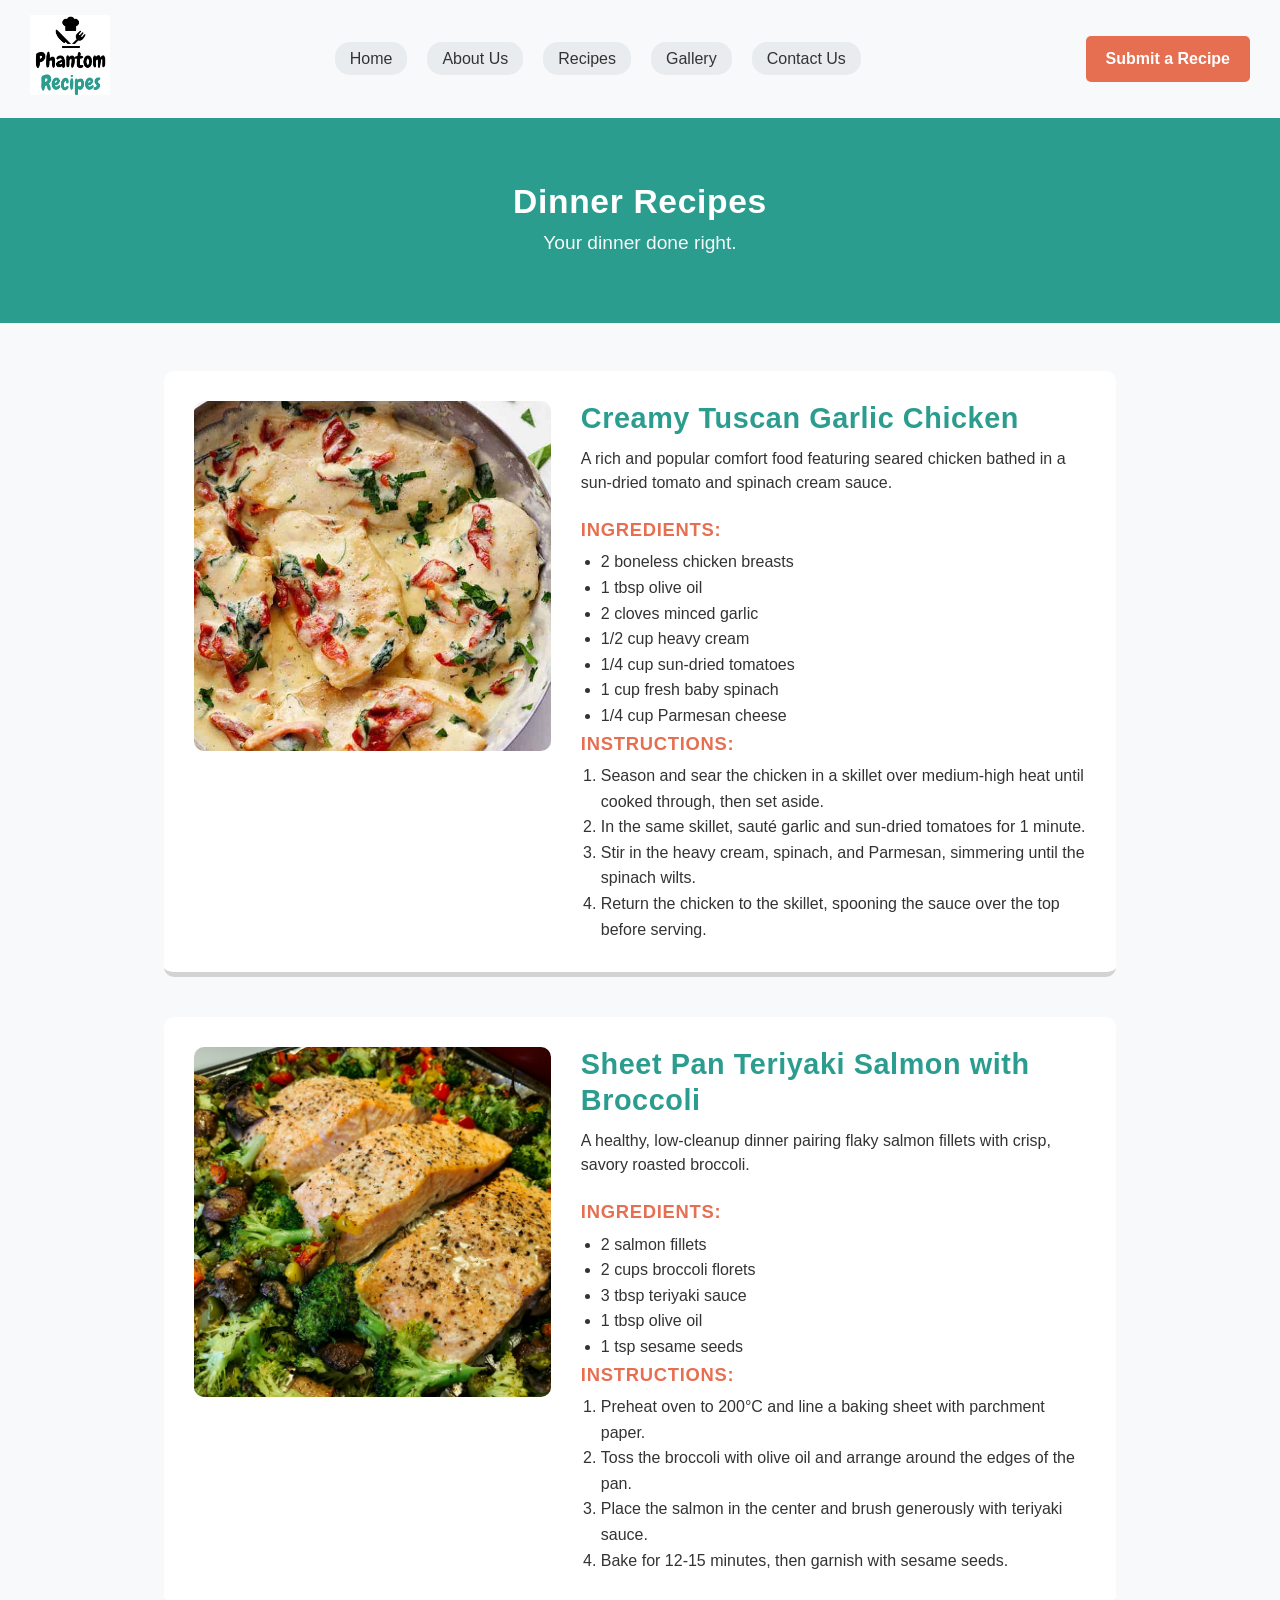
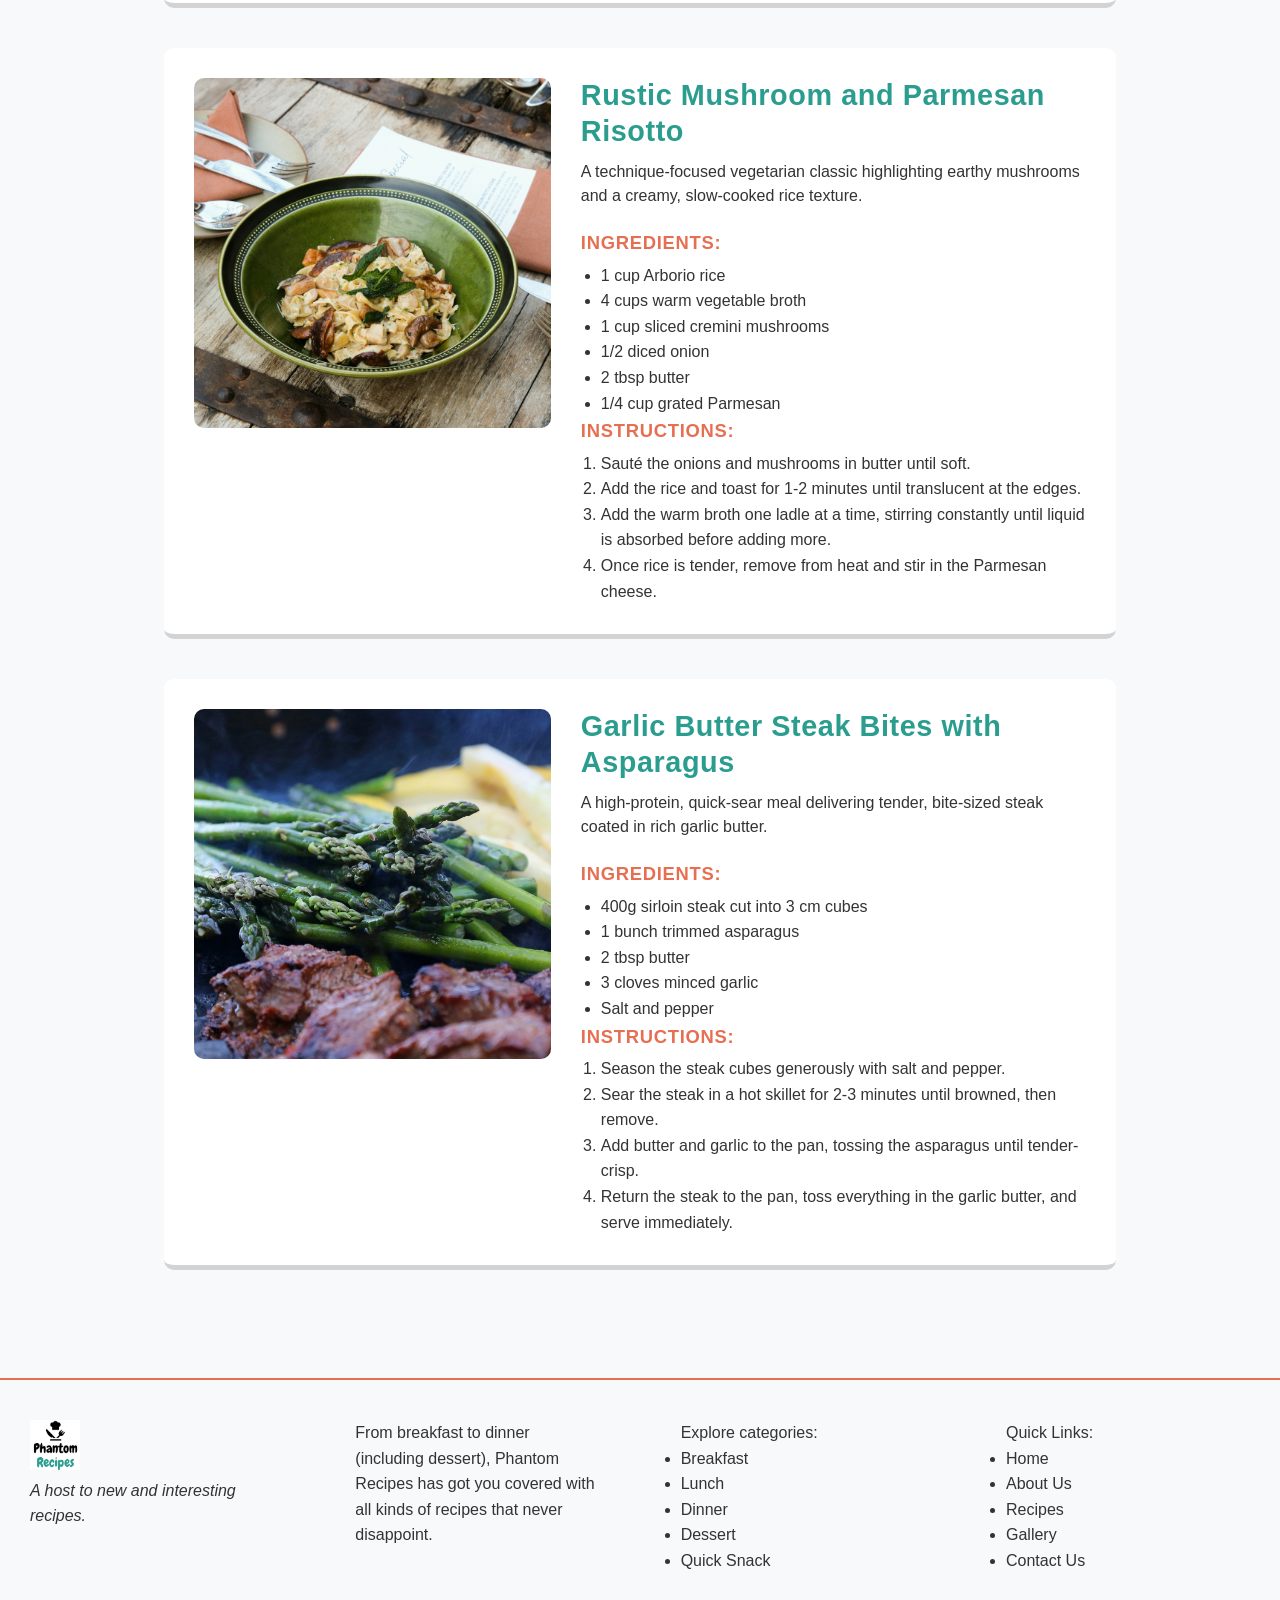
<file: dinner.html>
<!DOCTYPE html>
<html lang="en">
<head>
    <meta charset="UTF-8">
    <meta name="viewport" content="width=device-width, initial-scale=1.0">
    <meta name="description" content="Hearty dinner recipes from Phantom Recipes - creamy Tuscan chicken, teriyaki salmon, mushroom risotto and garlic butter steak bites.">
    <meta name="keywords" content="dinner recipes, tuscan chicken, teriyaki salmon, mushroom risotto, steak bites, evening meals">
    <meta name="author" content="Abhay Robert">
    <meta name="robots" content="index, follow">
    <link rel="canonical" href="https://abhayrobert.github.io/wede5020-2026-part-3-abhayrobert/dinner.html">
    <!-- social sharing -->
    <meta property="og:title" content="Phantom Recipes | Dinner">
    <meta property="og:description" content="Hearty dinner recipes from Phantom Recipes - creamy Tuscan chicken, teriyaki salmon, mushroom risotto and garlic butter steak bites.">
    <meta property="og:type" content="article">
    <meta property="og:url" content="https://abhayrobert.github.io/wede5020-2026-part-3-abhayrobert/dinner.html">
    <meta property="og:image" content="https://abhayrobert.github.io/wede5020-2026-part-3-abhayrobert/assets/images/dinner-1200.jpg">
    <meta property="og:site_name" content="Phantom Recipes">
    <title>Phantom Recipes | Dinner</title>
    <link rel="stylesheet" href="styles.css">
</head>
<body>
    <a class="skip-link" href="#main">Skip to content</a>
    <!-- Main Navigation Bar -->
    <header>
        <div>
            <img src="assets/images/logo1.png" width="80" height="80" alt="Phantom Recipes Logo">
        </div>
        
        <button class="nav-toggle" aria-label="Toggle navigation" aria-expanded="false" aria-controls="nav-links">&#9776;</button>
        <ul class="nav-links" id="nav-links">
            <li><a href="index.html">Home</a></li>
            <li><a href="about.html">About Us</a></li>
            <li><a href="recipes.html">Recipes</a></li>
            <li><a href="gallery.html">Gallery</a></li>
            <li><a href="contact.html">Contact Us</a></li>
        </ul>

        <div>
            <a href="enquiry.html" class="btn-orange">Submit a Recipe</a>
        </div>
    </header>

    <div class="hero" id="main">
        <h2>Dinner Recipes</h2>
        <p>Your dinner done right.</p>
    </div>

    <!-- Dinner Recipes List -->
    <div class="recipe-list">

        <!-- RECIPE 1 -->
        <div class="recipe-card">
            <div class="recipe-photo">
                <img src="assets/images/dinner/recipe1.jpg" alt="Creamy Tuscan Garlic Chicken">
            </div>
            <div class="recipe-text">
                <h3>Creamy Tuscan Garlic Chicken</h3>
                <p>A rich and popular comfort food featuring seared chicken bathed in a sun-dried tomato and spinach cream sauce.</p>
                
                <h4>Ingredients:</h4>
                <ul>
                    <li>2 boneless chicken breasts</li>
                    <li>1 tbsp olive oil</li>
                    <li>2 cloves minced garlic</li>
                    <li>1/2 cup heavy cream</li>
                    <li>1/4 cup sun-dried tomatoes</li>
                    <li>1 cup fresh baby spinach</li>
                    <li>1/4 cup Parmesan cheese</li>
                </ul>
                <h4>Instructions:</h4>
                <ol>
                    <li>Season and sear the chicken in a skillet over medium-high heat until cooked through, then set aside.</li>
                    <li>In the same skillet, sauté garlic and sun-dried tomatoes for 1 minute.</li>
                    <li>Stir in the heavy cream, spinach, and Parmesan, simmering until the spinach wilts.</li>
                    <li>Return the chicken to the skillet, spooning the sauce over the top before serving.</li>
                </ol>
            </div>
        </div>

        <!-- RECIPE 2 -->
        <div class="recipe-card">
            <div class="recipe-photo">
                <img src="assets/images/dinner/recipe2.jpg" alt="Sheet Pan Teriyaki Salmon with Broccoli">
            </div>
            <div class="recipe-text">
                <h3>Sheet Pan Teriyaki Salmon with Broccoli</h3>
                <p>A healthy, low-cleanup dinner pairing flaky salmon fillets with crisp, savory roasted broccoli.</p>
                
                <h4>Ingredients:</h4>
                <ul>
                    <li>2 salmon fillets</li>
                    <li>2 cups broccoli florets</li>
                    <li>3 tbsp teriyaki sauce</li>
                    <li>1 tbsp olive oil</li>
                    <li>1 tsp sesame seeds</li>
                </ul>
                <h4>Instructions:</h4>
                <ol>
                    <li>Preheat oven to 200°C and line a baking sheet with parchment paper.</li>
                    <li>Toss the broccoli with olive oil and arrange around the edges of the pan.</li>
                    <li>Place the salmon in the center and brush generously with teriyaki sauce.</li>
                    <li>Bake for 12-15 minutes, then garnish with sesame seeds.</li>
                </ol>
            </div>
        </div>

        <!-- RECIPE 3 -->
        <div class="recipe-card">
            <div class="recipe-photo">
                <img src="assets/images/dinner/recipe3.jpg" alt="Rustic Mushroom and Parmesan Risotto">
            </div>
            <div class="recipe-text">
                <h3>Rustic Mushroom and Parmesan Risotto</h3>
                <p>A technique-focused vegetarian classic highlighting earthy mushrooms and a creamy, slow-cooked rice texture.</p>
                
                <h4>Ingredients:</h4>
                <ul>
                    <li>1 cup Arborio rice</li>
                    <li>4 cups warm vegetable broth</li>
                    <li>1 cup sliced cremini mushrooms</li>
                    <li>1/2 diced onion</li>
                    <li>2 tbsp butter</li>
                    <li>1/4 cup grated Parmesan</li>
                </ul>
                <h4>Instructions:</h4>
                <ol>
                    <li>Sauté the onions and mushrooms in butter until soft.</li>
                    <li>Add the rice and toast for 1-2 minutes until translucent at the edges.</li>
                    <li>Add the warm broth one ladle at a time, stirring constantly until liquid is absorbed before adding more.</li>
                    <li>Once rice is tender, remove from heat and stir in the Parmesan cheese.</li>
                </ol>
            </div>
        </div>

        <!-- RECIPE 4 -->
        <div class="recipe-card">
            <div class="recipe-photo">
                <img src="assets/images/dinner/recipe4.jpg" alt="Garlic Butter Steak Bites with Asparagus">
            </div>
            <div class="recipe-text">
                <h3>Garlic Butter Steak Bites with Asparagus</h3>
                <p>A high-protein, quick-sear meal delivering tender, bite-sized steak coated in rich garlic butter.</p>
                
                <h4>Ingredients:</h4>
                <ul>
                    <li>400g sirloin steak cut into 3 cm cubes</li>
                    <li>1 bunch trimmed asparagus</li>
                    <li>2 tbsp butter</li>
                    <li>3 cloves minced garlic</li>
                    <li>Salt and pepper</li>
                </ul>
                <h4>Instructions:</h4>
                <ol>
                    <li>Season the steak cubes generously with salt and pepper.</li>
                    <li>Sear the steak in a hot skillet for 2-3 minutes until browned, then remove.</li>
                    <li>Add butter and garlic to the pan, tossing the asparagus until tender-crisp.</li>
                    <li>Return the steak to the pan, toss everything in the garlic butter, and serve immediately.</li>
                </ol>
            </div>
        </div>

    </div>

    <!-- Footer -->
    <footer>
        <div class="footer-col">
            <img src="assets/images/logo1.png" width="50" height="50" alt="Phantom Recipes Logo">
            <p><em> A host to new and interesting recipes. </em></p>
        </div>
        <div class="footer-col">
            <p>From breakfast to dinner (including dessert), Phantom Recipes has got you covered with all kinds of recipes that never disappoint.</p>
        </div>
        <div class="footer-col">
            <p>Explore categories:</p>
            <ul>
                <li><a href="breakfast.html">Breakfast</a></li>
                <li><a href="lunch.html">Lunch</a></li>
                <li><a href="dinner.html">Dinner</a></li>
                <li><a href="dessert.html">Dessert</a></li>
                <li><a href="quick.html">Quick Snack</a></li>
            </ul>
        </div>
        <div class="footer-col">
            <p>Quick Links:</p>
            <ul>
                <li><a href="index.html">Home</a></li>
                <li><a href="about.html">About Us</a></li>
                <li><a href="recipes.html">Recipes</a></li>
                <li><a href="gallery.html">Gallery</a></li>
                <li><a href="contact.html">Contact Us</a></li>
            </ul>
        </div>
    </footer>

    <script src="js/script.js"></script>
    <script src="js/app.js"></script>
</body>
</html>
</file>
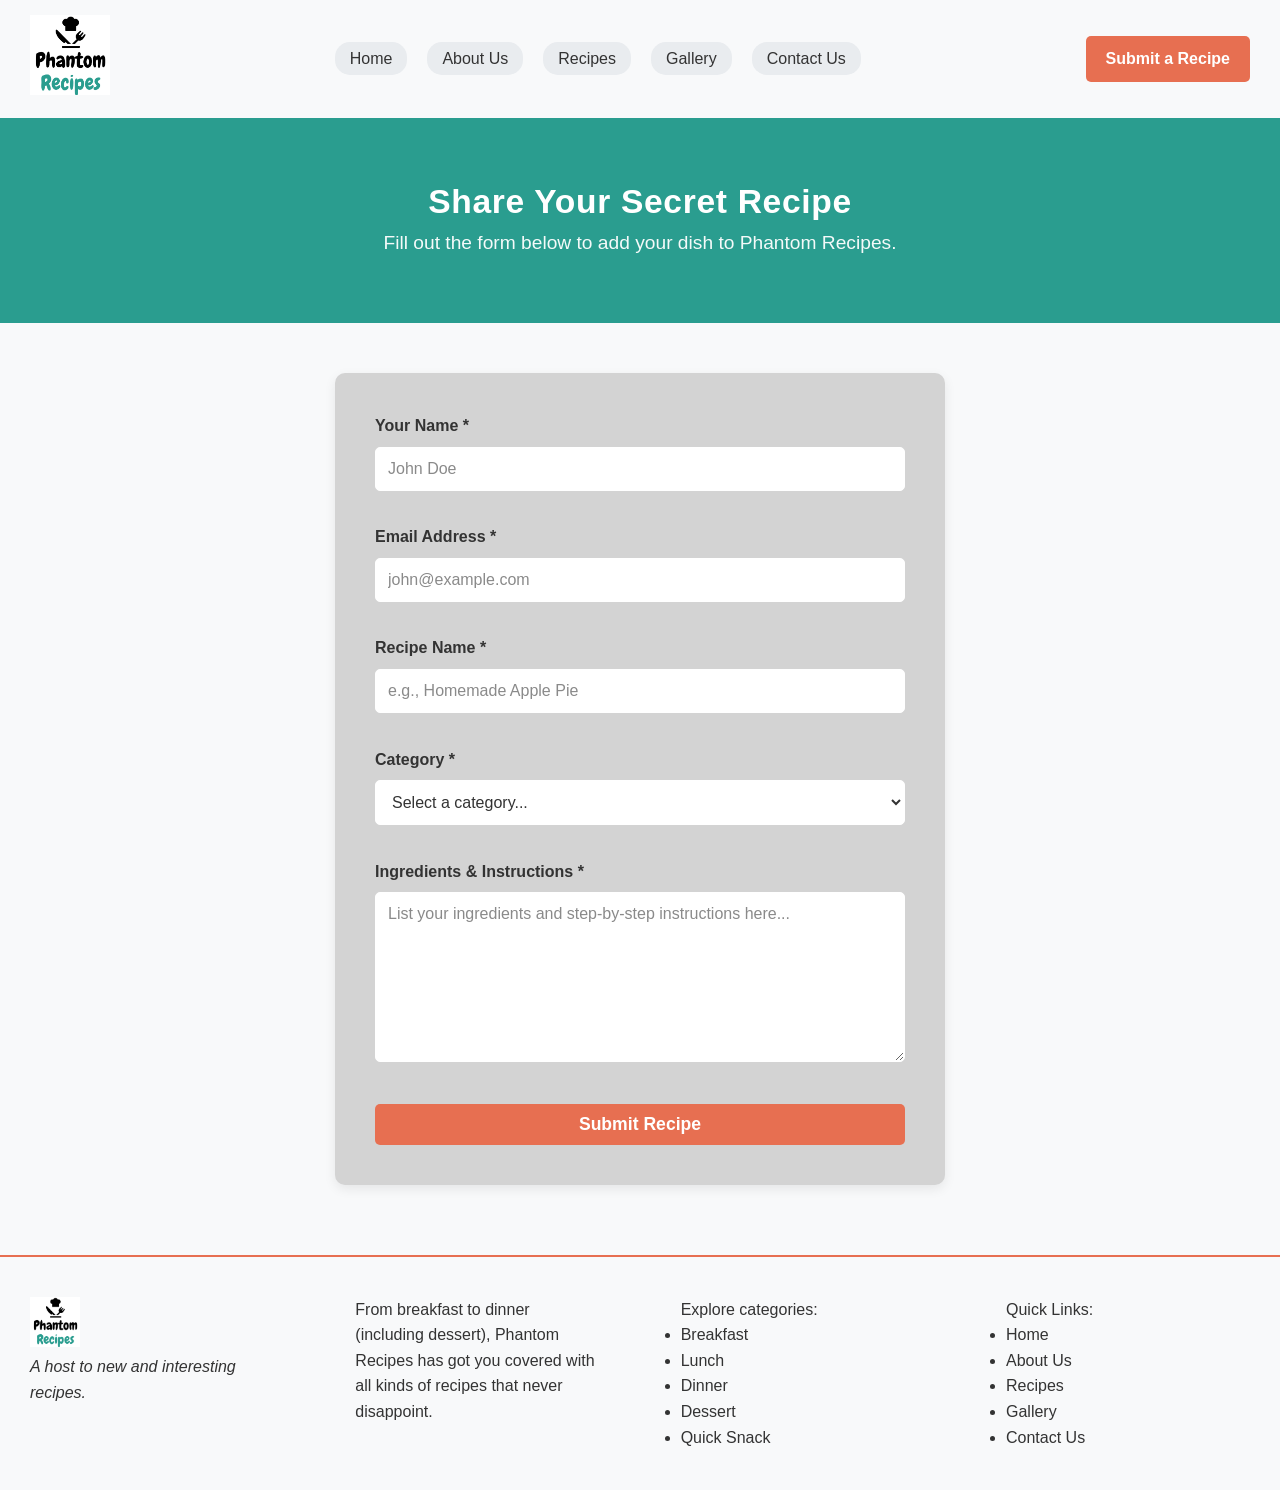
<file: enquiry.html>
<!DOCTYPE html>
<html lang="en">
<head>
    <meta charset="UTF-8">
    <meta name="viewport" content="width=device-width, initial-scale=1.0">
    <meta name="description" content="Submit your own recipe to Phantom Recipes. Fill in the form and receive an instant submission summary with a reference number.">
    <meta name="keywords" content="submit a recipe, share recipe, recipe submission, add your recipe, contribute recipe">
    <meta name="author" content="Abhay Robert">
    <meta name="robots" content="index, follow">
    <link rel="canonical" href="https://abhayrobert.github.io/wede5020-2026-part-3-abhayrobert/enquiry.html">
    <!-- social sharing -->
    <meta property="og:title" content="Phantom Recipes | Submit a Recipe">
    <meta property="og:description" content="Submit your own recipe to Phantom Recipes. Fill in the form and receive an instant submission summary with a reference number.">
    <meta property="og:type" content="website">
    <meta property="og:url" content="https://abhayrobert.github.io/wede5020-2026-part-3-abhayrobert/enquiry.html">
    <meta property="og:image" content="https://abhayrobert.github.io/wede5020-2026-part-3-abhayrobert/assets/images/dessert-1200.jpg">
    <meta property="og:site_name" content="Phantom Recipes">
    <title>Phantom Recipes | Submit a Recipe</title>
    <!-- Link to the external stylesheet -->
    <link rel="stylesheet" href="styles.css">
</head>
<body>
    <a class="skip-link" href="#main">Skip to content</a>
    
    <!-- Main Navigation Bar -->
    <header>
        <div>
            <img src="assets/images/logo1.png" width="80" height="80" alt="Phantom Recipes Logo">
        </div>
        
        <button class="nav-toggle" aria-label="Toggle navigation" aria-expanded="false" aria-controls="nav-links">&#9776;</button>
        <ul class="nav-links" id="nav-links">
            <li><a href="index.html">Home</a></li>
            <li><a href="about.html">About Us</a></li>
            <li><a href="recipes.html">Recipes</a></li>
            <li><a href="gallery.html">Gallery</a></li>
            <li><a href="contact.html">Contact Us</a></li>
        </ul>

        <div>
            <a href="enquiry.html" class="btn-orange">Submit a Recipe</a>
        </div>
    </header>

    <div class="hero" id="main">
        <h2>Share Your Secret Recipe</h2>
        <p>Fill out the form below to add your dish to Phantom Recipes.</p>
    </div>

    <!-- Enquiry / Submission Form Section -->
    <div class="form-section">
        <div class="form-container">

            <div id="enquiry-feedback" class="form-feedback" role="alert"></div>

            <form id="enquiry-form" action="#" method="POST" novalidate>

                <label for="name">Your Name <span aria-hidden="true">*</span></label>
                <input type="text" id="name" name="name" placeholder="John Doe" required>
                <span class="field-error" id="name-error"></span>

                <label for="email">Email Address <span aria-hidden="true">*</span></label>
                <input type="email" id="email" name="email" placeholder="john@example.com" required>
                <span class="field-error" id="email-error"></span>

                <label for="recipe-name">Recipe Name <span aria-hidden="true">*</span></label>
                <input type="text" id="recipe-name" name="recipe-name" placeholder="e.g., Homemade Apple Pie" required>
                <span class="field-error" id="recipe-name-error"></span>

                <label for="recipe-category">Category <span aria-hidden="true">*</span></label>
                <select id="recipe-category" name="recipe-category" required>
                    <option value="">Select a category...</option>
                    <option value="Breakfast">Breakfast</option>
                    <option value="Lunch">Lunch</option>
                    <option value="Dinner">Dinner</option>
                    <option value="Dessert">Dessert</option>
                    <option value="Quick Snack">Quick Snack</option>
                </select>
                <span class="field-error" id="recipe-category-error"></span>

                <label for="recipe-description">Ingredients &amp; Instructions <span aria-hidden="true">*</span></label>
                <textarea id="recipe-description" name="recipe-description" rows="8" placeholder="List your ingredients and step-by-step instructions here..." required></textarea>
                <span class="field-error" id="recipe-description-error"></span>

                <button type="submit" class="btn-orange">Submit Recipe</button>

            </form>

            <!-- Processing response: populated by app.js after a valid submission -->
            <div id="enquiry-summary" class="summary-card" aria-live="polite"></div>
            
        </div>
    </div>

    <!-- Footer -->
    <footer>
        <div class="footer-col">
            <img src="assets/images/logo1.png" width="50" height="50" alt="Phantom Recipes Logo">
            <p><em> A host to new and interesting recipes. </em></p>
        </div>
        <div class="footer-col">
            <p>From breakfast to dinner (including dessert), Phantom Recipes has got you covered with all kinds of recipes that never disappoint.</p>
        </div>
        <div class="footer-col">
            <p>Explore categories:</p>
            <ul>
                <li><a href="breakfast.html">Breakfast</a></li>
                <li><a href="lunch.html">Lunch</a></li>
                <li><a href="dinner.html">Dinner</a></li>
                <li><a href="dessert.html">Dessert</a></li>
                <li><a href="quick.html">Quick Snack</a></li>
            </ul>
        </div>
        <div class="footer-col">
            <p>Quick Links:</p>
            <ul>
                <li><a href="index.html">Home</a></li>
                <li><a href="about.html">About Us</a></li>
                <li><a href="recipes.html">Recipes</a></li>
                <li><a href="gallery.html">Gallery</a></li>
                <li><a href="contact.html">Contact Us</a></li>
            </ul>
        </div>
    </footer>

    <script src="js/script.js"></script>
    <script src="js/app.js"></script>
</body>
</html>
</file>
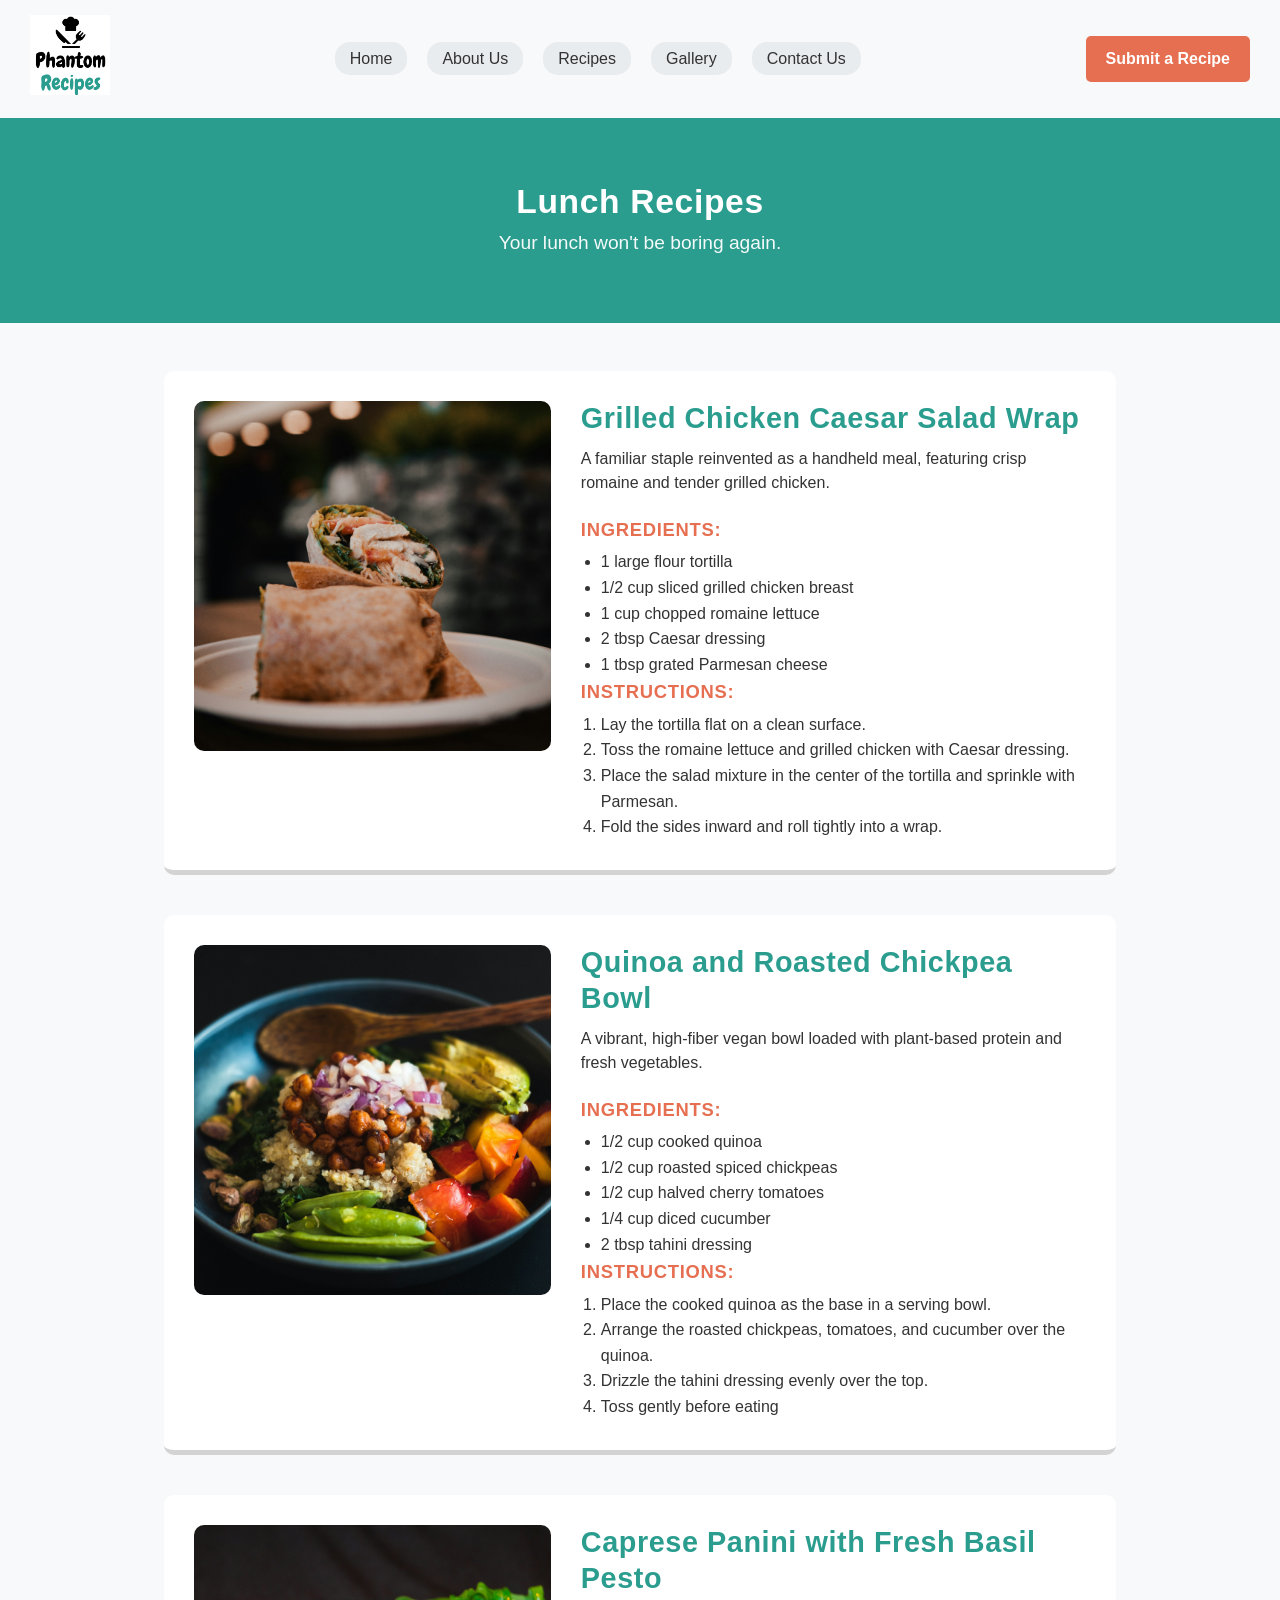
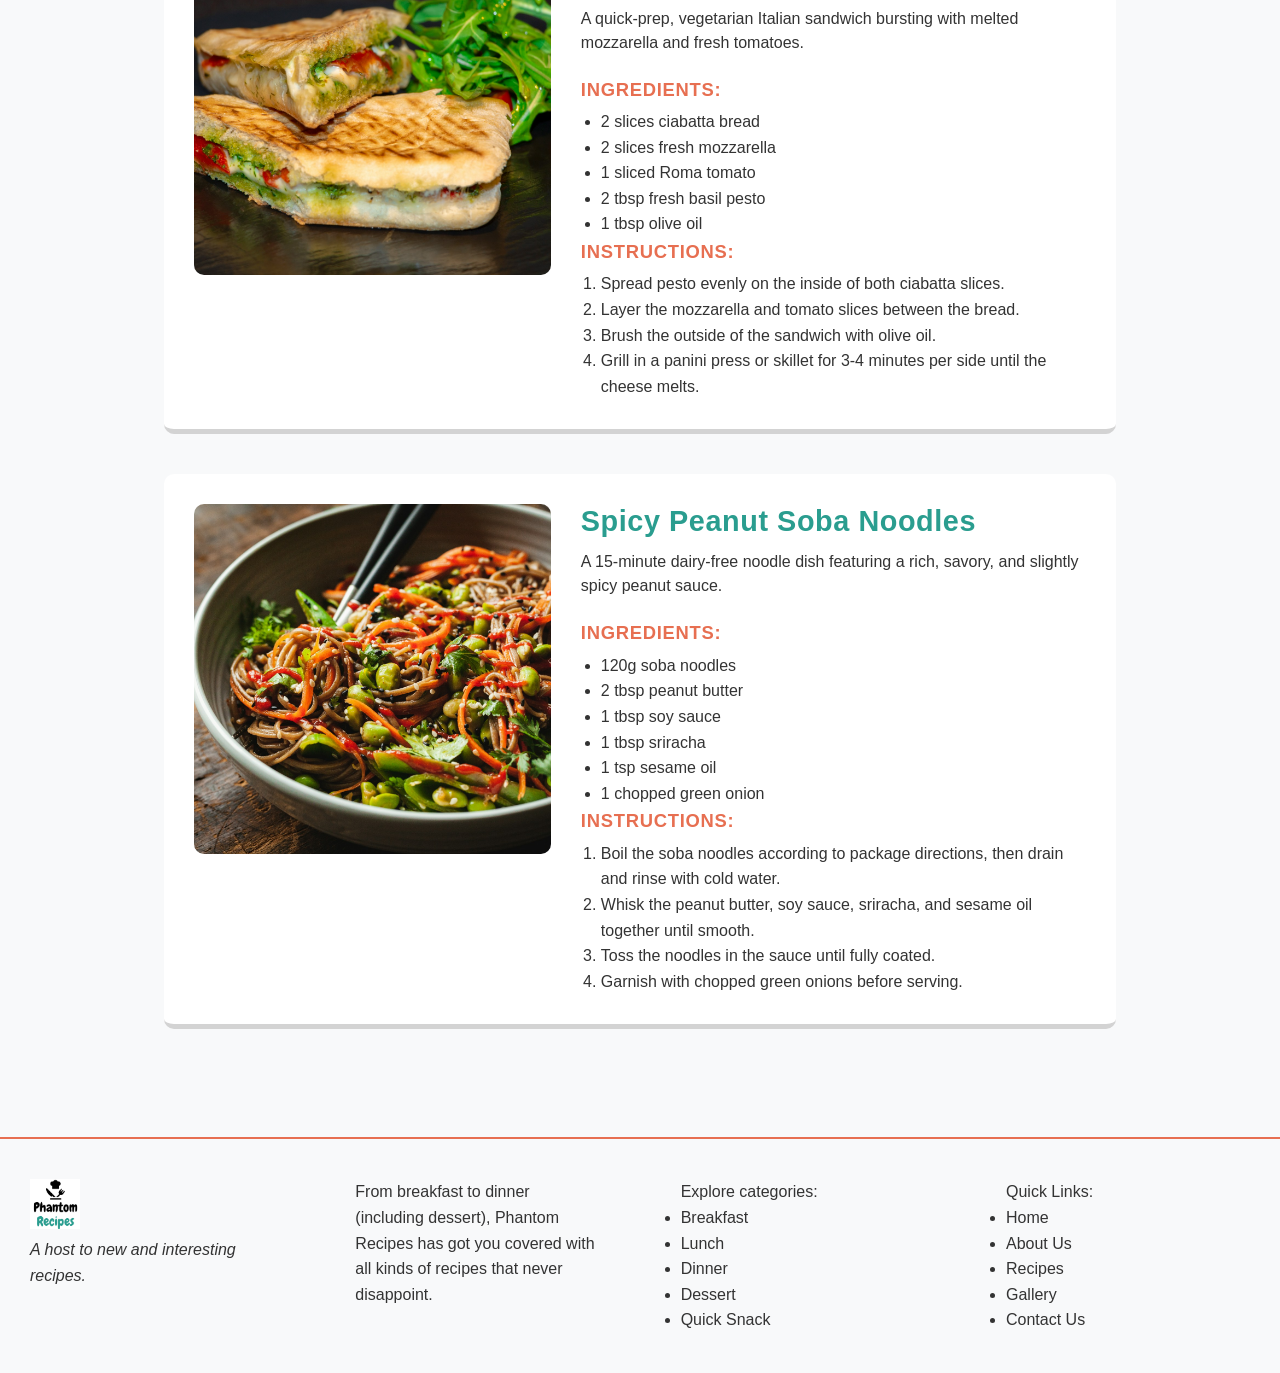
<file: lunch.html>
<!DOCTYPE html>
<html lang="en">
<head>
    <meta charset="UTF-8">
    <meta name="viewport" content="width=device-width, initial-scale=1.0">
    <meta name="description" content="Tasty lunch recipes from Phantom Recipes - chicken Caesar wraps, quinoa bowls, caprese paninis and more midday meals to keep you fuelled.">
    <meta name="keywords" content="lunch recipes, chicken wrap, quinoa bowl, caprese panini, midday meals, healthy lunch">
    <meta name="author" content="Abhay Robert">
    <meta name="robots" content="index, follow">
    <link rel="canonical" href="https://abhayrobert.github.io/wede5020-2026-part-3-abhayrobert/lunch.html">
    <!-- social sharing -->
    <meta property="og:title" content="Phantom Recipes | Lunch">
    <meta property="og:description" content="Tasty lunch recipes from Phantom Recipes - chicken Caesar wraps, quinoa bowls, caprese paninis and more midday meals to keep you fuelled.">
    <meta property="og:type" content="article">
    <meta property="og:url" content="https://abhayrobert.github.io/wede5020-2026-part-3-abhayrobert/lunch.html">
    <meta property="og:image" content="https://abhayrobert.github.io/wede5020-2026-part-3-abhayrobert/assets/images/lunch-1200.jpg">
    <meta property="og:site_name" content="Phantom Recipes">
    <title>Phantom Recipes | Lunch</title>
    <link rel="stylesheet" href="styles.css">
</head>
<body>
    <a class="skip-link" href="#main">Skip to content</a>
    <!-- Main Navigation Bar -->
    <header>
        <div>
            <img src="assets/images/logo1.png" width="80" height="80" alt="Phantom Recipes Logo">
        </div>
        <button class="nav-toggle" aria-label="Toggle navigation" aria-expanded="false" aria-controls="nav-links">&#9776;</button>
        <ul class="nav-links" id="nav-links">
            <li><a href="index.html">Home</a></li>
            <li><a href="about.html">About Us</a></li>
            <li><a href="recipes.html">Recipes</a></li>
            <li><a href="gallery.html">Gallery</a></li>
            <li><a href="contact.html">Contact Us</a></li>
        </ul>

        <div>
            <a href="enquiry.html" class="btn-orange">Submit a Recipe</a>
        </div>
    </header>

    <div class="hero" id="main">
        <h2>Lunch Recipes</h2>
        <p>Your lunch won't be boring again.</p>
    </div>

    <!-- Lunch Recipes List -->
    <div class="recipe-list">

        <!-- RECIPE 1 -->
        <div class="recipe-card">
            <div class="recipe-photo">
                <img src="assets/images/lunch/recipe1.jpg" alt="Grilled Chicken Caesar Salad Wrap">
            </div>
            <div class="recipe-text">
                <h3>Grilled Chicken Caesar Salad Wrap</h3>
                <p> A familiar staple reinvented as a handheld meal, featuring crisp romaine and tender grilled chicken.</p>
                
                <h4>Ingredients:</h4>
                <ul>
                    <li>1 large flour tortilla</li>
                    <li>1/2 cup sliced grilled chicken breast</li>
                    <li>1 cup chopped romaine lettuce</li>
                    <li>2 tbsp Caesar dressing</li>
                    <li>1 tbsp grated Parmesan cheese</li>
                </ul>

                <h4>Instructions:</h4>
                <ol>
                    <li>Lay the tortilla flat on a clean surface.</li>
                    <li>Toss the romaine lettuce and grilled chicken with Caesar dressing.</li>
                    <li>Place the salad mixture in the center of the tortilla and sprinkle with Parmesan. </li>
                    <li>Fold the sides inward and roll tightly into a wrap.</li>
                </ol>
            </div>
        </div>

        <!-- RECIPE 2 -->
        <div class="recipe-card">
            <div class="recipe-photo">
                <img src="assets/images/lunch/recipe2.jpg" alt="Quinoa and Roasted Chickpea Bowl">
            </div>
            <div class="recipe-text">
                <h3>Quinoa and Roasted Chickpea Bowl</h3>
                <p>A vibrant, high-fiber vegan bowl loaded with plant-based protein and fresh vegetables.</p>
                
                <h4>Ingredients:</h4>
                <ul>
                    <li>1/2 cup cooked quinoa</li>
                    <li>1/2 cup roasted spiced chickpeas</li>
                    <li>1/2 cup halved cherry tomatoes</li>
                    <li>1/4 cup diced cucumber</li>
                    <!-- Missing li closing tag fixed -->
                    <li>2 tbsp tahini dressing</li>
                </ul>

                <h4>Instructions:</h4>
                <ol>
                    <li>Place the cooked quinoa as the base in a serving bowl.</li>
                    <li>Arrange the roasted chickpeas, tomatoes, and cucumber over the quinoa. </li>
                    <li>Drizzle the tahini dressing evenly over the top.</li>
                    <li>Toss gently before eating</li>
                </ol>
            </div>
        </div>

        <!-- RECIPE 3 -->
        <div class="recipe-card">
            <div class="recipe-photo">
                <img src="assets/images/lunch/recipe3.jpg" alt="Caprese Panini with Fresh Basil Pesto">
            </div>
            <div class="recipe-text">
                <h3>Caprese Panini with Fresh Basil Pesto</h3>
                <p>A quick-prep, vegetarian Italian sandwich bursting with melted mozzarella and fresh tomatoes.</p>
                
                <h4>Ingredients:</h4>
                <ul>
                    <li>2 slices ciabatta bread</li>
                    <li>2 slices fresh mozzarella</li>
                    <li>1 sliced Roma tomato</li>
                    <li>2 tbsp fresh basil pesto</li>
                    <li>1 tbsp olive oil</li>
                </ul>

                <h4>Instructions:</h4>
                <ol>
                    <li>Spread pesto evenly on the inside of both ciabatta slices. </li>
                    <li>Layer the mozzarella and tomato slices between the bread. </li>
                    <li>Brush the outside of the sandwich with olive oil. </li>
                    <li>Grill in a panini press or skillet for 3-4 minutes per side until the cheese melts.</li>
                </ol>
            </div>
        </div>

        <!-- RECIPE 4 -->
        <div class="recipe-card">
            <div class="recipe-photo">
                <img src="assets/images/lunch/recipe4.jpg" alt="Spicy Peanut Soba Noodles">
            </div>
            <div class="recipe-text">
                <h3>Spicy Peanut Soba Noodles</h3>
                <p>A 15-minute dairy-free noodle dish featuring a rich, savory, and slightly spicy peanut sauce.</p>
                
                <h4>Ingredients:</h4>
                <ul>
                    <li>120g soba noodles</li>
                    <li>2 tbsp peanut butter</li>
                    <li>1 tbsp soy sauce</li>
                    <li>1 tbsp sriracha</li>
                    <li>1 tsp sesame oil</li>
                    <li>1 chopped green onion</li>
                </ul>

                <h4>Instructions:</h4>
                <ol>
                    <li>Boil the soba noodles according to package directions, then drain and rinse with cold water. </li>
                    <li>Whisk the peanut butter, soy sauce, sriracha, and sesame oil together until smooth. </li>
                    <li>Toss the noodles in the sauce until fully coated.</li> 
                    <li>Garnish with chopped green onions before serving.</li>
                </ol>
            </div>
        </div>

    </div>

    <!-- Footer -->
    <footer>
        <div class="footer-col">
            <img src="assets/images/logo1.png" width="50" height="50" alt="Phantom Recipes Logo">
            <p><em> A host to new and interesting recipes. </em></p>
        </div>
        <div class="footer-col">
            <p>From breakfast to dinner (including dessert), Phantom Recipes has got you covered with all kinds of recipes that never disappoint.</p>
        </div>
        <div class="footer-col">
            <p>Explore categories:</p>
            <ul>
                <li><a href="breakfast.html">Breakfast</a></li>
                <li><a href="lunch.html">Lunch</a></li>
                <li><a href="dinner.html">Dinner</a></li>
                <li><a href="dessert.html">Dessert</a></li>
                <li><a href="quick.html">Quick Snack</a></li>
            </ul>
        </div>
        <div class="footer-col">
            <p>Quick Links:</p>
            <ul>
                <li><a href="index.html">Home</a></li>
                <li><a href="about.html">About Us</a></li>
                <li><a href="recipes.html">Recipes</a></li>
                <li><a href="gallery.html">Gallery</a></li>
                <li><a href="contact.html">Contact Us</a></li>
            </ul>
        </div>
    </footer>

    <script src="js/script.js"></script>
    <script src="js/app.js"></script>
</body>
</html>
</file>
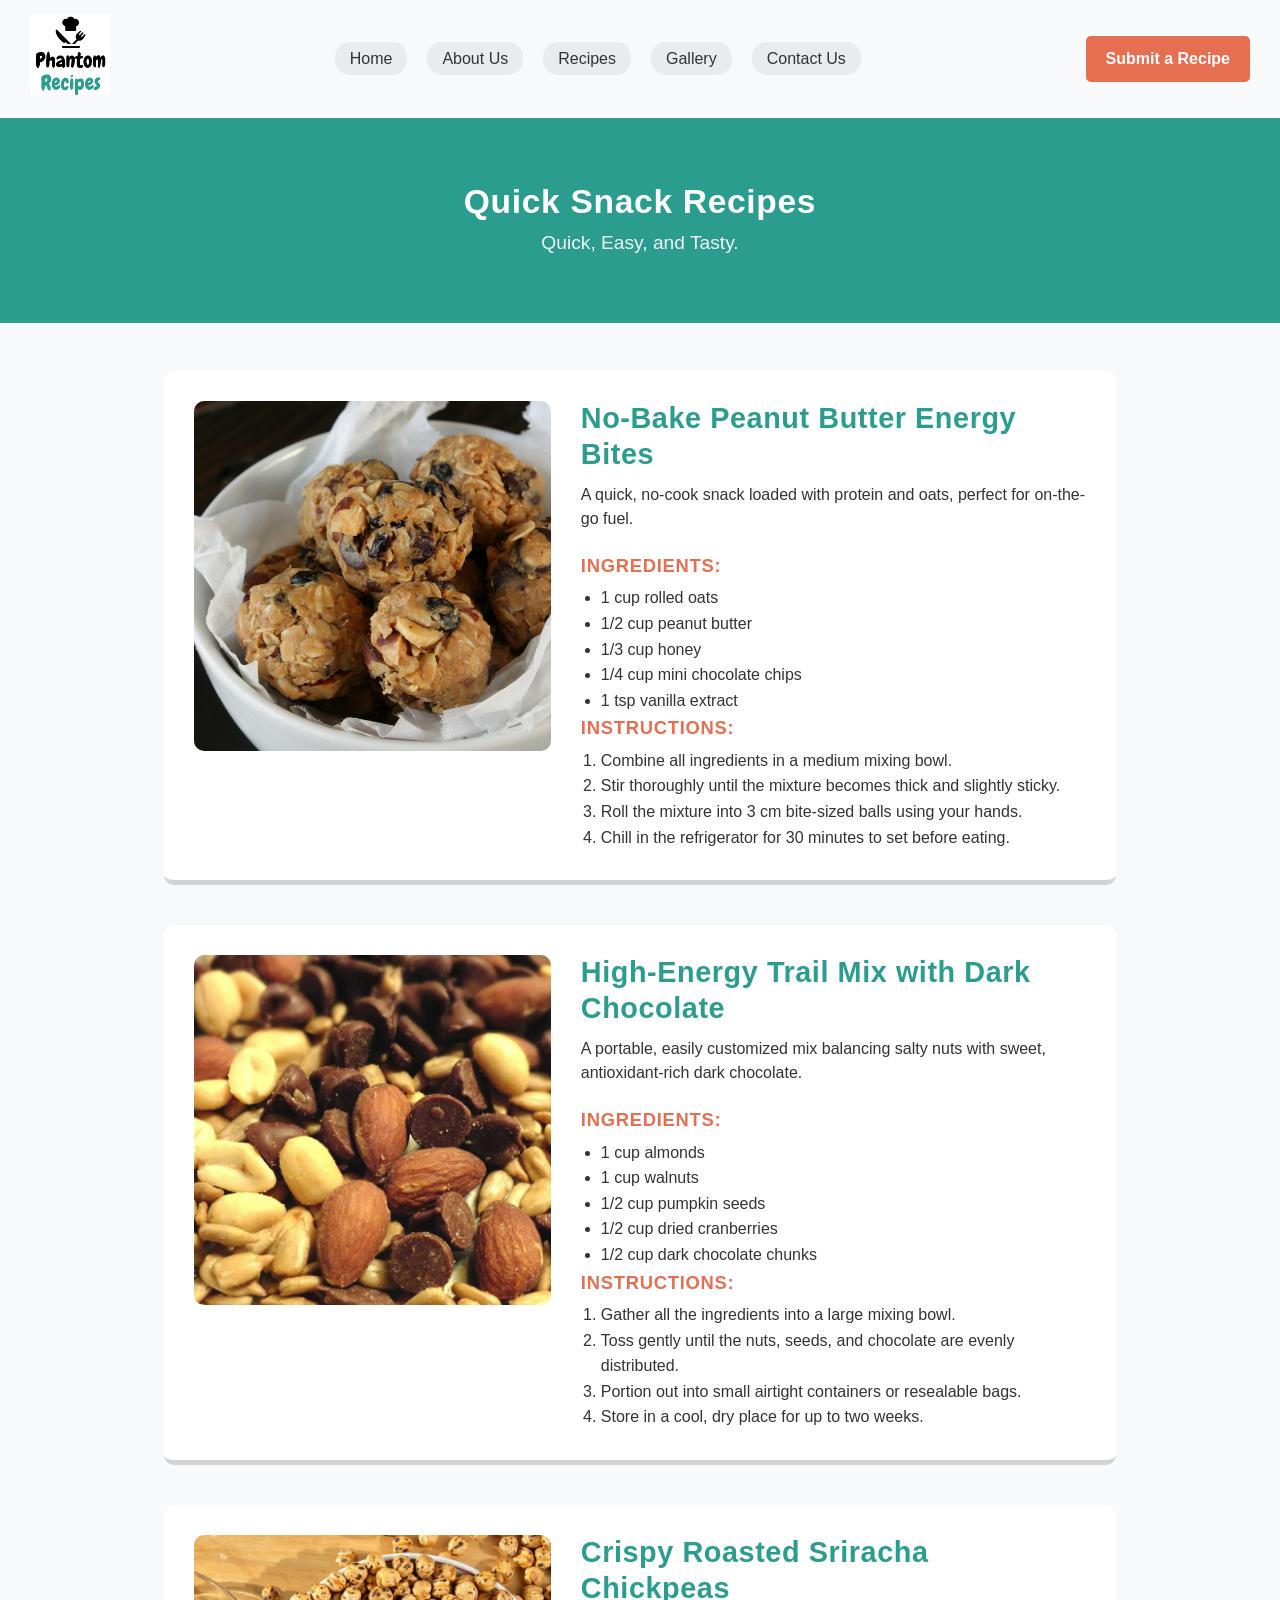
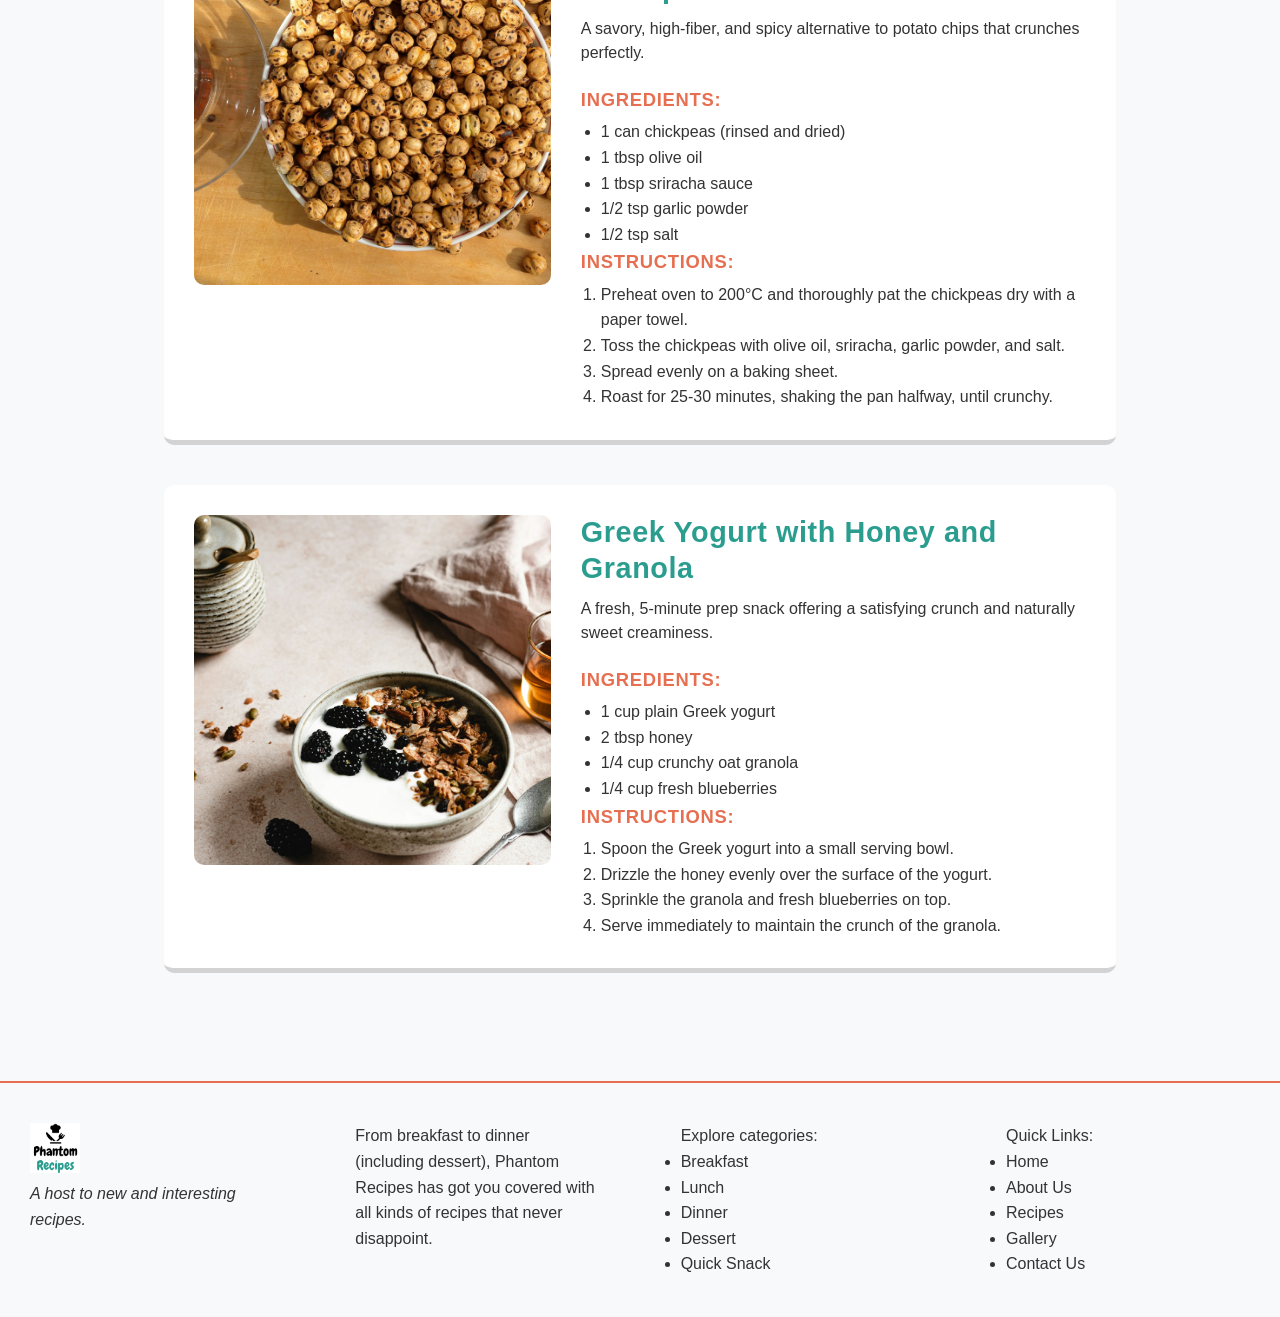
<file: quick.html>
<!DOCTYPE html>
<html lang="en">
<head>
    <meta charset="UTF-8">
    <meta name="viewport" content="width=device-width, initial-scale=1.0">
    <meta name="description" content="Quick snack recipes from Phantom Recipes - energy bites, trail mix, roasted chickpeas and Greek yogurt bowls for fast, tasty fuel.">
    <meta name="keywords" content="quick snacks, energy bites, trail mix, roasted chickpeas, healthy snacks, fast recipes">
    <meta name="author" content="Abhay Robert">
    <meta name="robots" content="index, follow">
    <link rel="canonical" href="https://abhayrobert.github.io/wede5020-2026-part-3-abhayrobert/quick.html">
    <!-- social sharing -->
    <meta property="og:title" content="Phantom Recipes | Quick Snacks">
    <meta property="og:description" content="Quick snack recipes from Phantom Recipes - energy bites, trail mix, roasted chickpeas and Greek yogurt bowls for fast, tasty fuel.">
    <meta property="og:type" content="article">
    <meta property="og:url" content="https://abhayrobert.github.io/wede5020-2026-part-3-abhayrobert/quick.html">
    <meta property="og:image" content="https://abhayrobert.github.io/wede5020-2026-part-3-abhayrobert/assets/images/quick.jpg">
    <meta property="og:site_name" content="Phantom Recipes">
    
    <title>Phantom Recipes | Quick Snacks</title>
    <link rel="stylesheet" href="styles.css">
</head>
<body>
    <a class="skip-link" href="#main">Skip to content</a>
    <!-- Main Navigation Bar -->
    <header>
        <div>
            <img src="assets/images/logo1.png" width="80" height="80" alt="Phantom Recipes Logo">
        </div>
        <button class="nav-toggle" aria-label="Toggle navigation" aria-expanded="false" aria-controls="nav-links">&#9776;</button>
        <ul class="nav-links" id="nav-links">
            <li><a href="index.html">Home</a></li>
            <li><a href="about.html">About Us</a></li>
            <li><a href="recipes.html">Recipes</a></li>
            <li><a href="gallery.html">Gallery</a></li>
            <li><a href="contact.html">Contact Us</a></li>
        </ul>

        <div>
            <a href="enquiry.html" class="btn-orange">Submit a Recipe</a>
        </div>
    </header>

    <div class="hero" id="main">
        <h2>Quick Snack Recipes</h2>
        <p>Quick, Easy, and Tasty.</p>
    </div>

    <!-- Snacks Recipes List -->
    <div class="recipe-list">

        <!-- RECIPE 1 -->
        <div class="recipe-card">
            <div class="recipe-photo">
                <img src="assets/images/quick/recipe1.jpg" alt="No-Bake Peanut Butter Energy Bites">
            </div>
            <div class="recipe-text">
                <h3>No-Bake Peanut Butter Energy Bites</h3>
                <p>A quick, no-cook snack loaded with protein and oats, perfect for on-the-go fuel.</p>
                
                <h4>Ingredients:</h4>
                <ul>
                    <li>1 cup rolled oats</li>
                    <li>1/2 cup peanut butter</li>
                    <li>1/3 cup honey</li>
                    <li>1/4 cup mini chocolate chips</li>
                    <li>1 tsp vanilla extract</li>
                </ul>
                <h4>Instructions:</h4>
                <ol>
                    <li>Combine all ingredients in a medium mixing bowl.</li>
                    <li>Stir thoroughly until the mixture becomes thick and slightly sticky.</li>
                    <li>Roll the mixture into 3 cm bite-sized balls using your hands.</li>
                    <li>Chill in the refrigerator for 30 minutes to set before eating.</li>
                </ol>
            </div>
        </div>

        <!-- RECIPE 2 -->
        <div class="recipe-card">
            <div class="recipe-photo">
                <img src="assets/images/quick/recipe2.jpg" alt="High-Energy Trail Mix with Dark Chocolate">
            </div>
            <div class="recipe-text">
                <h3>High-Energy Trail Mix with Dark Chocolate</h3>
                <p>A portable, easily customized mix balancing salty nuts with sweet, antioxidant-rich dark chocolate.</p>
                
                <h4>Ingredients:</h4>
                <ul>
                    <li>1 cup almonds</li>
                    <li>1 cup walnuts</li>
                    <li>1/2 cup pumpkin seeds</li>
                    <li>1/2 cup dried cranberries</li>
                    <li>1/2 cup dark chocolate chunks</li>
                </ul>
                <h4>Instructions:</h4>
                <ol>
                    <li>Gather all the ingredients into a large mixing bowl.</li>
                    <li>Toss gently until the nuts, seeds, and chocolate are evenly distributed.</li>
                    <li>Portion out into small airtight containers or resealable bags.</li>
                    <li>Store in a cool, dry place for up to two weeks.</li>
                </ol>
            </div>
        </div>

        <!-- RECIPE 3 -->
        <div class="recipe-card">
            <div class="recipe-photo">
                <img src="assets/images/quick/recipe3.jpg" alt="Crispy Roasted Sriracha Chickpeas">
            </div>
            <div class="recipe-text">
                <h3>Crispy Roasted Sriracha Chickpeas</h3>
                <p>A savory, high-fiber, and spicy alternative to potato chips that crunches perfectly.</p>
                
                <h4>Ingredients:</h4>
                <ul>
                    <li>1 can chickpeas (rinsed and dried)</li>
                    <li>1 tbsp olive oil</li>
                    <li>1 tbsp sriracha sauce</li>
                    <li>1/2 tsp garlic powder</li>
                    <li>1/2 tsp salt</li>
                </ul>
                <h4>Instructions:</h4>
                <ol>
                    <li>Preheat oven to 200°C and thoroughly pat the chickpeas dry with a paper towel.</li>
                    <li>Toss the chickpeas with olive oil, sriracha, garlic powder, and salt.</li>
                    <li>Spread evenly on a baking sheet.</li>
                    <li>Roast for 25-30 minutes, shaking the pan halfway, until crunchy.</li>
                </ol>
            </div>
        </div>

        <!-- RECIPE 4 -->
        <div class="recipe-card">
            <div class="recipe-photo">
                <img src="assets/images/quick/recipe4.jpg" alt="Greek Yogurt with Honey and Granola">
            </div>
            <div class="recipe-text">
                <h3>Greek Yogurt with Honey and Granola</h3>
                <p>A fresh, 5-minute prep snack offering a satisfying crunch and naturally sweet creaminess.</p>
                
                <h4>Ingredients:</h4>
                <ul>
                    <li>1 cup plain Greek yogurt</li>
                    <li>2 tbsp honey</li>
                    <li>1/4 cup crunchy oat granola</li>
                    <li>1/4 cup fresh blueberries</li>
                </ul>
                <h4>Instructions:</h4>
                <ol>
                    <li>Spoon the Greek yogurt into a small serving bowl.</li>
                    <li>Drizzle the honey evenly over the surface of the yogurt.</li>
                    <li>Sprinkle the granola and fresh blueberries on top.</li>
                    <li>Serve immediately to maintain the crunch of the granola.</li>
                </ol>
            </div>
        </div>

    </div>

    <!-- Footer -->
    <footer>
        <div class="footer-col">
            <img src="assets/images/logo1.png" width="50" height="50" alt="Phantom Recipes Logo">
            <p><em> A host to new and interesting recipes. </em></p>
        </div>
        <div class="footer-col">
            <p>From breakfast to dinner (including dessert), Phantom Recipes has got you covered with all kinds of recipes that never disappoint.</p>
        </div>
        <div class="footer-col">
            <p>Explore categories:</p>
            <ul>
                <li><a href="breakfast.html">Breakfast</a></li>
                <li><a href="lunch.html">Lunch</a></li>
                <li><a href="dinner.html">Dinner</a></li>
                <li><a href="dessert.html">Dessert</a></li>
                <li><a href="quick.html">Quick Snack</a></li>
            </ul>
        </div>
        <div class="footer-col">
            <p>Quick Links:</p>
            <ul>
                <li><a href="index.html">Home</a></li>
                <li><a href="about.html">About Us</a></li>
                <li><a href="recipes.html">Recipes</a></li>
                <li><a href="gallery.html">Gallery</a></li>
                <li><a href="contact.html">Contact Us</a></li>
            </ul>
        </div>
    </footer>

    <script src="js/script.js"></script>
    <script src="js/app.js"></script>
</body>
</html>
</file>
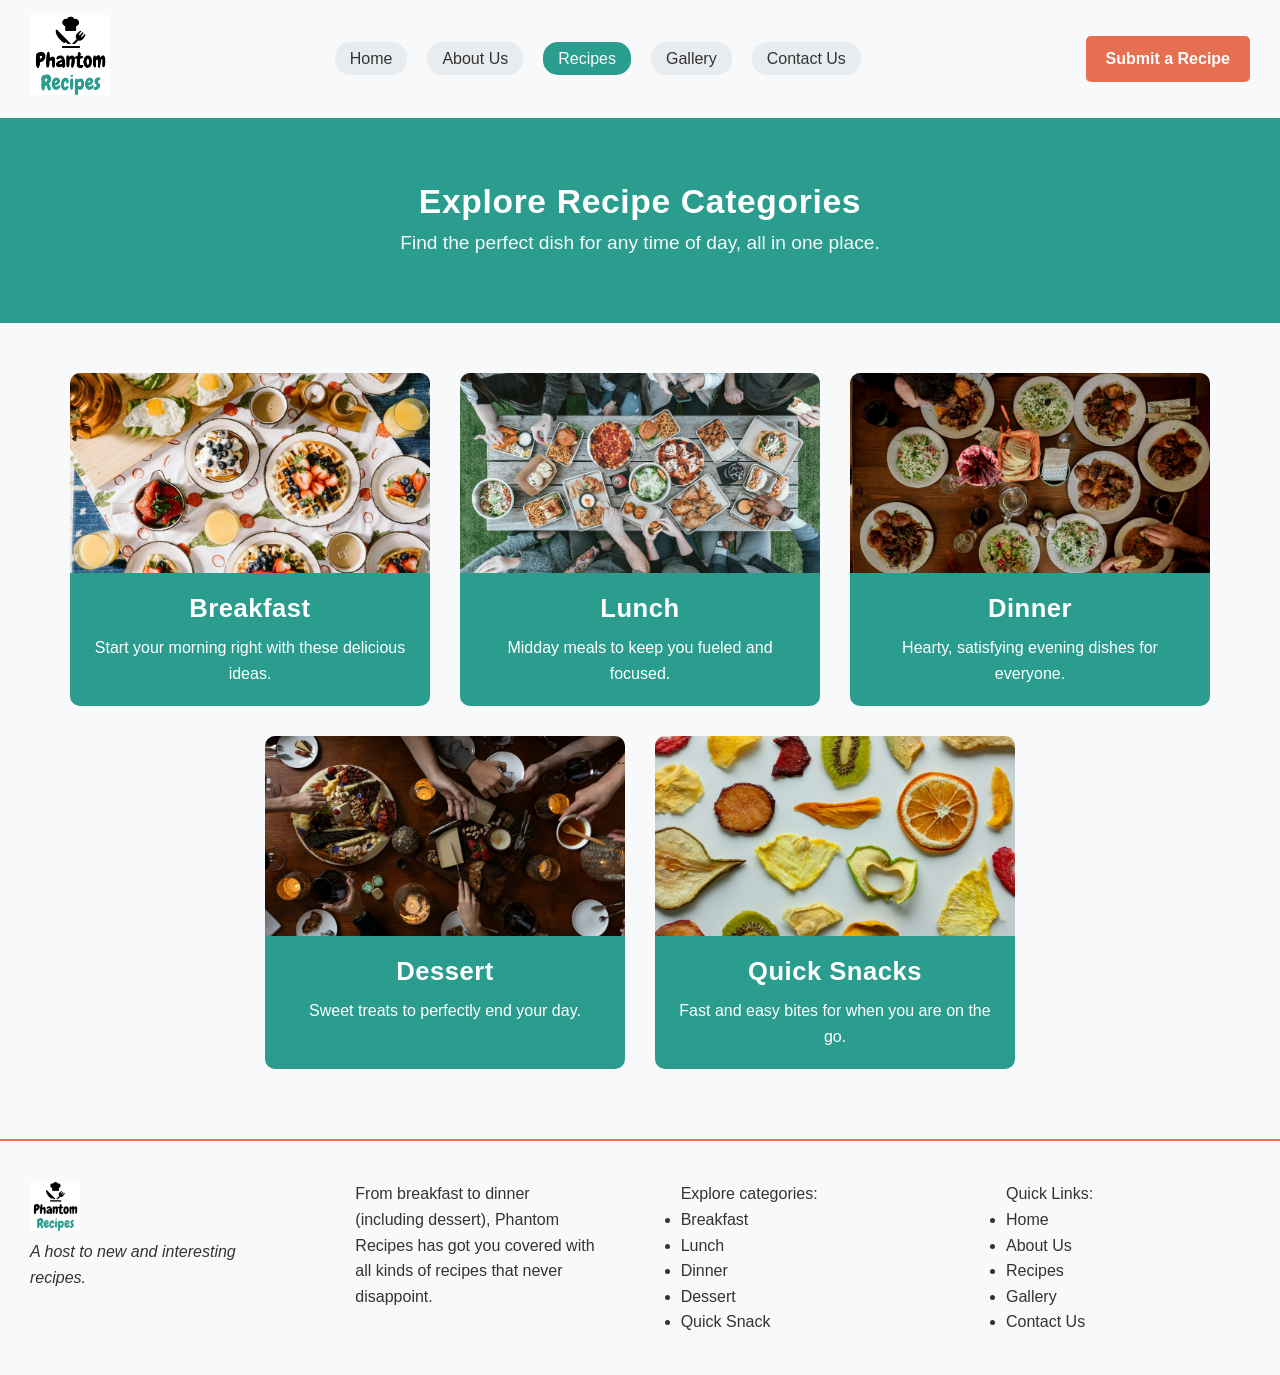
<file: recipes.html>
<!DOCTYPE html>
<html lang="en">
<head>
    <meta charset="UTF-8">
    <meta name="viewport" content="width=device-width, initial-scale=1.0">
    <meta name="description" content="Browse all Phantom Recipes categories: breakfast, lunch, dinner, dessert and quick snacks. Find the perfect dish for any time of day.">
    <meta name="keywords" content="recipe categories, breakfast, lunch, dinner, dessert, quick snacks, meal ideas">
    <meta name="author" content="Abhay Robert">
    <meta name="robots" content="index, follow">
    <link rel="canonical" href="https://abhayrobert.github.io/wede5020-2026-part-3-abhayrobert/recipes.html">
    <!-- social sharing -->
    <meta property="og:title" content="Phantom Recipes | All Recipes">
    <meta property="og:description" content="Browse all Phantom Recipes categories: breakfast, lunch, dinner, dessert and quick snacks. Find the perfect dish for any time of day.">
    <meta property="og:type" content="website">
    <meta property="og:url" content="https://abhayrobert.github.io/wede5020-2026-part-3-abhayrobert/recipe.html">
    <meta property="og:image" content="https://abhayrobert.github.io/wede5020-2026-part-3-abhayrobert/assets/images/dinner-1200.jpg">
    <meta property="og:site_name" content="Phantom Recipes">
    <title>Phantom Recipes | All Recipes</title>
    <!-- Link to the external stylesheet -->
    <link rel="stylesheet" href="styles.css">
</head>
<body>
    <a class="skip-link" href="#main">Skip to content</a>

    <!-- Main Navigation Bar -->
    <header>
        <div>
            <img src="assets/images/logo1.png" width="80" height="80" alt="Phantom Recipes Logo">
        </div>

        <button class="nav-toggle" aria-label="Toggle navigation" aria-expanded="false" aria-controls="nav-links">&#9776;</button>        
        <ul class="nav-links" id="nav-links">
            <li><a href="index.html">Home</a></li>
            <li><a href="about.html">About Us</a></li>
            <li><a href="recipes.html" class="active">Recipes</a></li>
            <li><a href="gallery.html">Gallery</a></li>
            <li><a href="contact.html">Contact Us</a></li>
        </ul>

        <div>
            <a href="enquiry.html" class="btn-orange">Submit a Recipe</a>
        </div>
    </header>

    <div class="hero" id="main">
        <h2>Explore Recipe Categories</h2>
        <p>Find the perfect dish for any time of day, all in one place.</p>
    </div>

    <!-- Recipe Categories Grid -->
    <div class="categories-section">
        <div class="card-container">
            
            <a href="breakfast.html" class="card">
                <div class="card-image">
                    <img src="assets/images/breakfast.jpg" alt="Breakfast">
                </div>
                <div class="card-footer">
                    <h3>Breakfast</h3>
                    <p>Start your morning right with these delicious ideas.</p>
                </div>
            </a>

            <a href="lunch.html" class="card">
                <div class="card-image">
                    <img src="assets/images/lunch.jpg" alt="Lunch">
                </div>
                <div class="card-footer">
                    <h3>Lunch</h3>
                    <p>Midday meals to keep you fueled and focused.</p>
                </div>
            </a>

            <a href="dinner.html" class="card">
                <div class="card-image">
                    <img src="assets/images/dinner.jpg" alt="Dinner">
                </div>
                <div class="card-footer">
                    <h3>Dinner</h3>
                    <p>Hearty, satisfying evening dishes for everyone.</p>
                </div>
            </a>

            <a href="dessert.html" class="card">
                <div class="card-image">
                    <img src="assets/images/dessert.jpg" alt="Dessert">
                </div>
                <div class="card-footer">
                    <h3>Dessert</h3>
                    <p>Sweet treats to perfectly end your day.</p>
                </div>
            </a>

            <a href="quick.html" class="card">
                <div class="card-image">
                    <img src="assets/images/quick.jpg" alt="Quick Snacks">
                </div>
                <div class="card-footer">
                    <h3>Quick Snacks</h3>
                    <p>Fast and easy bites for when you are on the go.</p>
                </div>
            </a>

        </div>
    </div>

    <!-- Footer -->
    <footer>
        <div class="footer-col">
            <img src="assets/images/logo1.png" width="50" height="50" alt="Phantom Recipes Logo">
            <p><em> A host to new and interesting recipes. </em></p>
        </div>
        <div class="footer-col">
            <p>From breakfast to dinner (including dessert), Phantom Recipes has got you covered with all kinds of recipes that never disappoint.</p>
        </div>
        <div class="footer-col">
            <p>Explore categories:</p>
            <ul>
                <li><a href="breakfast.html">Breakfast</a></li>
                <li><a href="lunch.html">Lunch</a></li>
                <li><a href="dinner.html">Dinner</a></li>
                <li><a href="dessert.html">Dessert</a></li>
                <li><a href="quick.html">Quick Snack</a></li>
            </ul>
        </div>
        <div class="footer-col">
            <p>Quick Links:</p>
            <ul>
                <li><a href="index.html">Home</a></li>
                <li><a href="about.html">About Us</a></li>
                <li><a href="recipes.html">Recipes</a></li>
                <li><a href="gallery.html">Gallery</a></li>
                <li><a href="contact.html">Contact Us</a></li>
            </ul>
        </div>
    </footer>

    <script src="js/script.js"></script>
    <script src="js/app.js"></script>
</body>
</html>
</file>
<file: styles.css>
/* Global Styles */ 
/* CSS Reset */
* {
    margin: 0;
    padding: 0;
    box-sizing: border-box;
}

html {
    scroll-behavior: smooth;
}

img {
    max-width: 100%;
    height: auto;
}
/* Basic Page Setup */
body {
    font-family: "Roboto", Arial;
    font-size: 1rem;
    line-height: 1.6;
    background-color: #F8F9FA; 
    color: #333333;
}

h1,
h2,
h3,
h4 {
    font-weight: 700;
    letter-spacing: 0.02em;
}

h1 {
    font-size: clamp(2rem, 1.4rem + 2.6vw, 2.75rem); line-height: 1.15; 
}

h2 {
    font-size: clamp(1.6rem, 1.2rem + 1.8vw, 2.1rem); line-height: 1.2; 
}

h3 {
    font-size: clamp(1.3rem, 1.05rem + 1vw, 1.6rem); line-height: 1.25;
}

h4 { font-size: clamp(1rem, 0.95rem + 0.4vw, 1.15rem); letter-spacing: 0.04em;
     text-transform: uppercase;
}

.hero h2 {
    margin-bottom: 0.4rem;
}

.hero p {
    font-size: clamp(1rem, 0.95rem + 0.4vw, 1.2rem); opacity: 0.95; 
}

p {
    line-height: 1.6;
}

/* skip link + visible focus for keyboard users */
.skip-link {
    position: absolute;
    left: -999px;
    top: 0;
    background: #E76F51;
    color: #fff;
    padding: 10px 16px;
    border-radius: 0 0 6px 0;
    z-index: 2000;
}
.skip-link:focus { left: 0; }
a:focus-visible,
button:focus-visible,
input:focus-visible,
select:focus-visible,
textarea:focus-visible {
    outline: 3px solid #264653;
    outline-offset: 2px;
}

/* Navigation Bar */
header {
    background-color: #F8F9FA;
    padding: 15px 30px;
    display: flex;
    justify-content: space-between;
    align-items: center;
}

.nav-links {
    list-style: none;
    display: flex;
    gap: 20px;
    margin: 0;
    padding: 0;
}

.nav-links a:hover,
.nav-links a:focus {
    background-color: #2A9D8F;
    color: #fff;
}

.nav-links a {
    text-decoration: none;
    color: #333;
    background-color: #E9ECEF;
    padding: 8px 15px;
    border-radius: 15px;
    transition: background-color 0.2s ease, color 0.2s ease, transform 0.1s ease;
}

.nav-links a.active:hover,
.nav-links a.active:focus { 
    background-color: #21857a; 
}

.nav-links a.active {
    background-color: #2A9D8F;
    color: white;
    transform: translateY(1px);
}

/* Reusable Action Button */
.btn-orange {
    background-color: #E76F51; 
    color: white;
    padding: 10px 20px;
    border: none;
    border-radius: 5px;
    font-weight: bold;
    cursor: pointer;
    text-decoration: none;
    display: inline-block;
    transition: background-color 0.2s ease, transform 0.1s ease, box-shadow 0.2s ease;
}

.btn-orange:hover,
.btn-orange:focus {
    background-color: #d85b3c;
    box-shadow: 0 4px 10px rgba(231, 111, 81, 0.35);
}

.btn-orange:active { 
    transform: translateY(2px); box-shadow: none; 
}

/* Hero Area Header */
.hero {
    background-color: #2A9D8F; 
    color: white;
    text-align: center;
    padding: 4rem 1.25rem;
}

/* Footer Container and Columns */
footer {
    background-color: #F8F9FA;
    padding: 40px 30px;
    display: flex;
    justify-content: space-between;
    border-top: 2px solid #E76F51;
    margin-top: 20px;
}

.footer-col { 
    width: 20%; 
    transition: color 0.2s ease;
}

.footer-col a {
    color: #333;
    text-decoration: none;
}

.footer-col a:hover,
.footer-col a:focus { color: #E76F51; text-decoration: underline; }

/* Page specific layouts */

/*  About Us Page  */
.about-story {
    padding: 50px 30px;
    display: flex;
    gap: 40px;
    align-items: center;
}
.story-text {line-height: 1.6; }
.story-image {
    flex: 1;
    background-color: #D3D3D3; 
    border-radius: 10px; 
    overflow: hidden;
}
.story-image img { 
    width: 100%; 
    height: 100%; 
    object-fit: cover; 
    display: block; 
}
.values-section {
    background-color: #E76F51; 
    color: white; 
    padding: 50px 30px; 
    text-align: center;
}
.values-section .card-container {
    display: flex; 
    justify-content: space-between; 
    gap: 20px; 
    margin-top: 30px;
}
.value-card {
    background-color: #F8F9FA; 
    color: #333333;
    flex: 1;
    padding: 25px; 
    border-radius: 10px;
    text-align: center;
}
.value-card h3 { color: #2A9D8F; 
    margin-bottom: 15px; 
}

/* --- Recipe Category Pages --- */
.recipe-list { 
    padding: 3rem 1.5rem; 
    max-width: 1000px; 
    margin: 0 auto; }
.recipe-card {
    display: flex; 
    background-color: #FFFFFF; 
    margin-bottom: 40px;
    padding: 30px; 
    border-radius: 10px; 
    border-bottom: 5px solid #D3D3D3;
}
.recipe-photo {
    width: 40%; 
    height: 350px; 
    background-color: #D3D3D3; 
    border-radius: 10px; 
    overflow: hidden;
}
.recipe-photo img { 
    width: 100%; 
    height: 100%; 
    object-fit: cover; 
    display: block; 
}
.recipe-text { 
    width: 60%; 
    padding-left: 30px; 
}
.recipe-text h3 { 
    color: #2A9D8F; 
    font-size: 1.8rem; 
    margin-top: 0; 
    margin-bottom: 10px; }
.recipe-text p { 
    line-height: 1.5; 
    margin-bottom: 20px; 
}
.recipe-text h4 { 
    color: #E76F51; 
    margin-bottom: 5px; 
}
.recipe-text ul, .recipe-text ol { 
    margin-top: 0; 
    padding-left: 20px; 
    line-height: 1.6; 
}

/* Contact Us & Submit Recipe Pages */
.contact-section, .form-section { 
    padding: 50px 30px; 
    display: flex; 
    justify-content: center; 
}

.contact-container { 
    display: flex; 
    gap: 40px; 
    max-width: 1000px; 
    width: 100%; 
}

.contact-col { 
    flex: 1; 
}
.contact-form, .form-container {
    background-color: #D3D3D3; 
    padding: 30px; 
    border-radius: 10px;
}

.form-container { 
    width: 50%; 
    min-width: 300px; 
    padding: 40px; 
    box-shadow: 0 4px 12px rgba(0,0,0,0.08); 
}

.contact-form label, 
.form-container label {
    display: block; 
    font-weight: bold; 
    margin-bottom: 8px; 
    color: #333;
}

/* Base styling for ALL form controls (moved out of :focus so fields
   display correctly BEFORE focus) */
.contact-form input, 
.contact-form textarea,
.form-container input, 
.form-container select, 
.form-container textarea {
    width: 100%; 
    padding: 12px; 
    margin-bottom: 20px;
    border: 1px solid #FFFFFF;
    border-radius: 5px;
    box-sizing: border-box; 
    font-family: "Roboto", Arial;
    font-size: 1rem;
    background-color: #FFFFFF;
    color: #333;
    transition: border-color 0.2s ease, box-shadow 0.2s ease;
}

/* Placeholder styling */
.contact-form ::placeholder,
.form-container ::placeholder {
    color: #8a8a8a;
}

/* Focus state: clear accessible feedback when a field is active */
.contact-form input:focus, 
.contact-form textarea:focus,
.form-container input:focus, 
.form-container select:focus, 
.form-container textarea:focus {
    outline: none;
    border-color: #2A9D8F;
    box-shadow: 0 0 0 3px rgba(42, 157, 143, 0.25);
}

/* Invalid field feedback after the browser has validated it */
.contact-form input:invalid:not(:placeholder-shown),
.form-container input:invalid:not(:placeholder-shown) {
    border-color: #E76F51;
}

.contact-form button, 
.form-container button { 
    width: 100%; 
    font-size: 1.1rem;
}

.contact-details {
    background-color: #FFFFFF; 
    padding: 30px; 
    border-radius: 10px; 
    border: 2px solid #D3D3D3;
}

.contact-details h3 { 
    color: #2A9D8F; 
    margin-top: 0; 
    margin-bottom: 15px; 
}

.contact-details p { 
    line-height: 1.6; 
    margin-bottom: 10px; 
}

/* --- Home Page --- */
.search-box {
    background-color: #F8F9FA; 
    width: 50%; margin: 30px auto; 
    padding: 10px; display: flex; 
    border-radius: 5px;
}
.search-box input {
    width: 100%; 
    padding: 10px; 
    border: none; 
    background-color: #D3D3D3; 
    margin-right: 10px;
}
.hero-tags span {
    background-color: #F8F9FA; 
    color: #333; 
    padding: 5px 15px; 
    border-radius: 15px; 
    margin: 5px; 
    display: inline-block; 
    font-size: 0.9rem;
}
.hero-tags span a { 
    text-decoration: none; 
    color: inherit;
}
.hero-tags span:hover { 
    background-color: #E76F51; 
    color: white; 
}

.hero-tags span:focus-within { 
    background-color: #E76F51; color: #fff; 
}
/* search focus */
.search-box input:focus { 
    outline: 2px solid #E76F51; outline-offset: -2px; 
}

.categories { 
    padding: 40px 30px; 
}
.categories 
.card-container { 
    display: flex; 
    justify-content: space-between; 
    gap: 20px; 
}
.categories .card {
    background-color: #D3D3D3; 
    width: 25%; border-radius: 10px; 
    text-align: center; 
    overflow: hidden;
    display: flex; 
    flex-direction: column;
}
.card-image { 
    height: 180px; 
    width: 100%; 
    color: #666; 
}
.card-image img { 
    width: 100%; 
    height: 100%; 
    object-fit: cover; 
    display: block; 
}
.card-footer { 
    background-color: #2A9D8F; 
    padding: 20px; 
    flex-grow: 1; 
    color: white; 
}
.featured-recipe { 
    background-color: #E76F51; 
    padding: 40px 30px; 
    color: white; 
}
.recipe-box {
    background-color: #F8F9FA; 
    display: flex; 
    border-radius: 10px; 
    margin-top: 20px; 
    color: #333333;
}
.recipe-box .recipe-image {
    width: 50%; 
    background-color: #D3D3D3; 
    text-align: center; 
    border-top-left-radius: 10px; 
    border-bottom-left-radius: 10px; 
    overflow: hidden;
}
.recipe-box .recipe-image img { 
    width: 100%; 
    height: 100%; 
    object-fit: cover; 
    display: block; 
}
.recipe-details { 
    width: 50%; 
    padding: 40px; 
}

/* --- All Recipes Page --- */
.categories-section { 
    padding: 50px 30px; 
    text-align: center; 
}
.categories-section 
.card-container {
    display: flex; 
    justify-content: center;
    flex-wrap: wrap; 
    gap: 30px; 
    max-width: 1200px; 
    margin: 0 auto;
}
.categories-section 
.card {
    background-color: #D3D3D3; 
    width: 30%; min-width: 250px; 
    border-radius: 10px;
    text-align: center; 
    overflow: hidden; 
    display: flex; 
    flex-direction: column;
    text-decoration: none; 
    color: #333333;
}
.categories-section 
.card-image { 
    height: 200px; 
}
.categories-section 
.card-footer h3 { 
    margin-top: 0; 
    margin-bottom: 10px; 
    color: white; 
}
.categories-section 
.card-footer p { 
    margin: 0; 
}

/* ---- Mobile Navigation Toggle (hamburger) ---- */
.nav-toggle {
    display: none;
    background-color: #2A9D8F;
    color: #fff;
    border: none;
    border-radius: 6px;
    padding: 10px 14px;
    font-size: 1.1rem;
    cursor: pointer;
    line-height: 1;
}

.nav-toggle:hover,
.nav-toggle:focus { 
    background-color: #21857a; 
}

.nav-toggle:active { 
    transform: translateY(1px); 
}

/* Gallery Page */
.gallery-section {
    padding: 50px 30px;
    max-width: 1200px;
    margin: 0 auto;
}
.gallery-controls {
    display: flex;
    flex-wrap: wrap;
    gap: 15px;
    justify-content: center;
    align-items: center;
    margin-bottom: 15px;
}
.gallery-search {
    display: flex;
    width: 100%;
    max-width: 420px;
    background-color: #F8F9FA;
    padding: 8px;
    border-radius: 5px;
    border: 1px solid #D3D3D3;
}
.gallery-search input {
    width: 100%;
    padding: 10px;
    border: none;
    background-color: #fff;
    border-radius: 4px;
    font-family: "Roboto", Arial;
    font-size: 1rem;
}
.gallery-search input:focus {
    outline: 2px solid #2A9D8F;
    outline-offset: -2px;
}
.filter-buttons {
    display: flex;
    flex-wrap: wrap;
    gap: 10px;
    justify-content: center;
}
.filter-btn {
    background-color: #E9ECEF;
    color: #333;
    border: none;
    padding: 8px 18px;
    border-radius: 15px;
    cursor: pointer;
    font-size: 0.95rem;
    font-family: "Roboto", Arial;
    transition: background-color 0.2s ease, color 0.2s ease, transform 0.1s ease;
}
.filter-btn:hover,
.filter-btn:focus { background-color: #2A9D8F; color: #fff; }
.filter-btn:active { transform: translateY(1px); }
.filter-btn.active { background-color: #2A9D8F; color: #fff; }

.gallery-feedback {
    text-align: center;
    margin: 10px 0 25px;
    color: #555;
    min-height: 1.4em;
    font-style: italic;
}
.gallery-grid {
    display: grid;
    grid-template-columns: repeat(4, 1fr);
    gap: 18px;
}
.gallery-item {
    position: relative;
    display: block;
    border-radius: 10px;
    overflow: hidden;
    background-color: #D3D3D3;
    aspect-ratio: 1 / 1;
    cursor: pointer;
    border: none;
    padding: 0;
}
.gallery-item img {
    width: 100%;
    height: 100%;
    object-fit: cover;
    display: block;
    transition: transform 0.3s ease;
}
.gallery-item:hover img,
.gallery-item:focus img { transform: scale(1.06); }
.gallery-item:focus-visible { 
    outline: 3px solid #E76F51; 
    outline-offset: 2px; 
}
.gallery-caption {
    position: absolute;
    left: 0; right: 0; bottom: 0;
    background: linear-gradient(transparent, rgba(0,0,0,0.75));
    color: #fff;
    padding: 22px 10px 8px;
    font-size: 0.85rem;
    text-align: left;
    opacity: 0;
    transition: opacity 0.25s ease;
}
.gallery-item:hover .gallery-caption,
.gallery-item:focus .gallery-caption { opacity: 1; }

.gallery-item.hidden { display: none; }

/* Lightbox Overlay */
.lightbox {
    position: fixed;
    inset: 0;
    background: rgba(0, 0, 0, 0.9);
    display: none;
    align-items: center;
    justify-content: center;
    flex-direction: column;
    z-index: 3000;
    padding: 20px;
}
.lightbox.open { display: flex; }
.lightbox img {
    max-width: 90%;
    max-height: 78vh;
    border-radius: 8px;
    box-shadow: 0 10px 40px rgba(0,0,0,0.5);
}
.lightbox-caption {
    color: #fff;
    margin-top: 15px;
    font-size: 1rem;
    text-align: center;
    max-width: 90%;
}
.lightbox-btn {
    position: absolute;
    background: rgba(255,255,255,0.15);
    color: #fff;
    border: none;
    font-size: 2rem;
    width: 54px;
    height: 54px;
    border-radius: 50%;
    cursor: pointer;
    line-height: 1;
    transition: background 0.2s ease;
}
.lightbox-btn:hover,
.lightbox-btn:focus { background: #E76F51; }

.lightbox-btn:active { transform: scale(0.94); }

.lightbox-close { top: 20px; right: 24px; font-size: 1.6rem; }

.lightbox-prev { left: 24px; top: 50%; transform: translateY(-50%); }

.lightbox-next { right: 24px; top: 50%; transform: translateY(-50%); }

.lightbox-prev:active,
.lightbox-next:active { transform: translateY(-50%) scale(0.94); }

/* Enquiry card  */
.form-feedback {
    margin-bottom: 18px;
    padding: 12px 16px;
    border-radius: 6px;
    font-weight: 600;
    display: none;
}
.form-feedback.error {
    display: block;
    background: #fdece8;
    color: #b33a1c;
    border: 1px solid #E76F51;
}
.form-feedback.success {
    display: block;
    background: #e6f5f2;
    color: #1d6f64;
    border: 1px solid #2A9D8F;
}
.field-error {
    display: block;
    color: #b33a1c;
    font-size: 0.85rem;
    margin: -14px 0 14px;
    min-height: 1em;
    font-weight: 600;
}
.summary-card {
    background: #fff;
    border-radius: 10px;
    padding: 30px;
    margin-top: 25px;
    border-top: 5px solid #2A9D8F;
    box-shadow: 0 4px 12px rgba(0,0,0,0.08);
    display: none;
}
.summary-card.show { display: block; }
.summary-card h3 { color: #2A9D8F; margin-bottom: 6px; }
.summary-card .ref { color: #E76F51; font-weight: 700; }
.summary-row {
    display: flex;
    justify-content: space-between;
    gap: 20px;
    padding: 10px 0;
    border-bottom: 1px solid #E9ECEF;
}
.summary-row span:first-child { font-weight: 700; color: #333; }
.summary-row span:last-child { text-align: right; color: #555; }
.summary-instructions { white-space: pre-wrap; }

/* Map */
.map-embed {
    width: 100%;
    height: 260px;
    border: 0;
    border-radius: 10px;
    margin-top: 20px;
}
#leaflet-map {
    width: 100%;
    height: 380px;
    border-radius: 10px;
    margin-top: 10px;
    z-index: 1;
}

/* ---- 404 page ---- */
.error-page {
    text-align: center;
    padding: 80px 30px;
}

.error-page h1 {
    font-size: clamp(4rem, 3rem + 8vw, 7rem);
    color: #2A9D8F;
    margin-bottom: 10px;
}

.error-page p { margin-bottom: 25px; color: #555; }

/* Responsive Design */
/* Tablet Compatability */
@media (max-width: 900px) {

    header {
        padding: 15px 20px;
    }

    .nav-links {
        gap: 10px;
    }

    .search-box {
        width: 70%;
    }

    .categories .card-container {
        flex-wrap: wrap;
    }

    .categories .card {
        width: calc(50% - 10px);
    }

    .values-section .card-container {
        flex-wrap: wrap;
    }

    .value-card {
        width: calc(50% - 10px);
    }

    .gallery-grid { grid-template-columns: repeat(3, 1fr); }
}

@media (max-width: 700px) {
    .nav-toggle { display: block; }

    .nav-links {
        display: none;
        width: 100%;
        flex-direction: column;
        align-items: stretch;
        text-align: center;
    }

    .nav-links.open { display: flex; }

    header {
        flex-wrap: wrap;
    }

    .gallery-grid { grid-template-columns: repeat(2, 1fr); }
}
/* Mobile Compatability */
@media (max-width: 500px) {

    header {
        flex-direction: column;
        gap: 15px;
    }

    .nav-links {
        flex-wrap: wrap;
        justify-content: center;
    }

    .hero {
        padding: 3rem 1rem;
    }

    .search-box {
        width: 100%;
    }

    .about-story,
    .recipe-card,
    .contact-container,
    .recipe-box {
        flex-direction: column;
    }

    .story-text,
    .story-image,
    .recipe-photo,
    .recipe-text,
    .contact-col,
    .recipe-box .recipe-image,
    .recipe-details {
        width: 100%;
    }

    .recipe-text {
        padding-left: 0;
        padding-top: 20px;
    }

    .categories .card {
        width: 100%;
    }

    .value-card {
        width: 100%;
    }

    .categories-section .card {
        width: 100%;
        min-width: 0;
    }

    .form-container {
        width: 100%;
        min-width: 0;
    }

    .footer-col {
        width: 100%;
    }

    footer {
        flex-direction: column;
        gap: 30px;
    }

    .gallery-grid { grid-template-columns: repeat(2, 1fr); gap: 10px; }

    .lightbox-prev { left: 8px; }

    .lightbox-next { right: 8px; }

    .summary-row { flex-direction: column; gap: 2px; }

    .summary-row span:last-child { text-align: left; }

}
</file>
